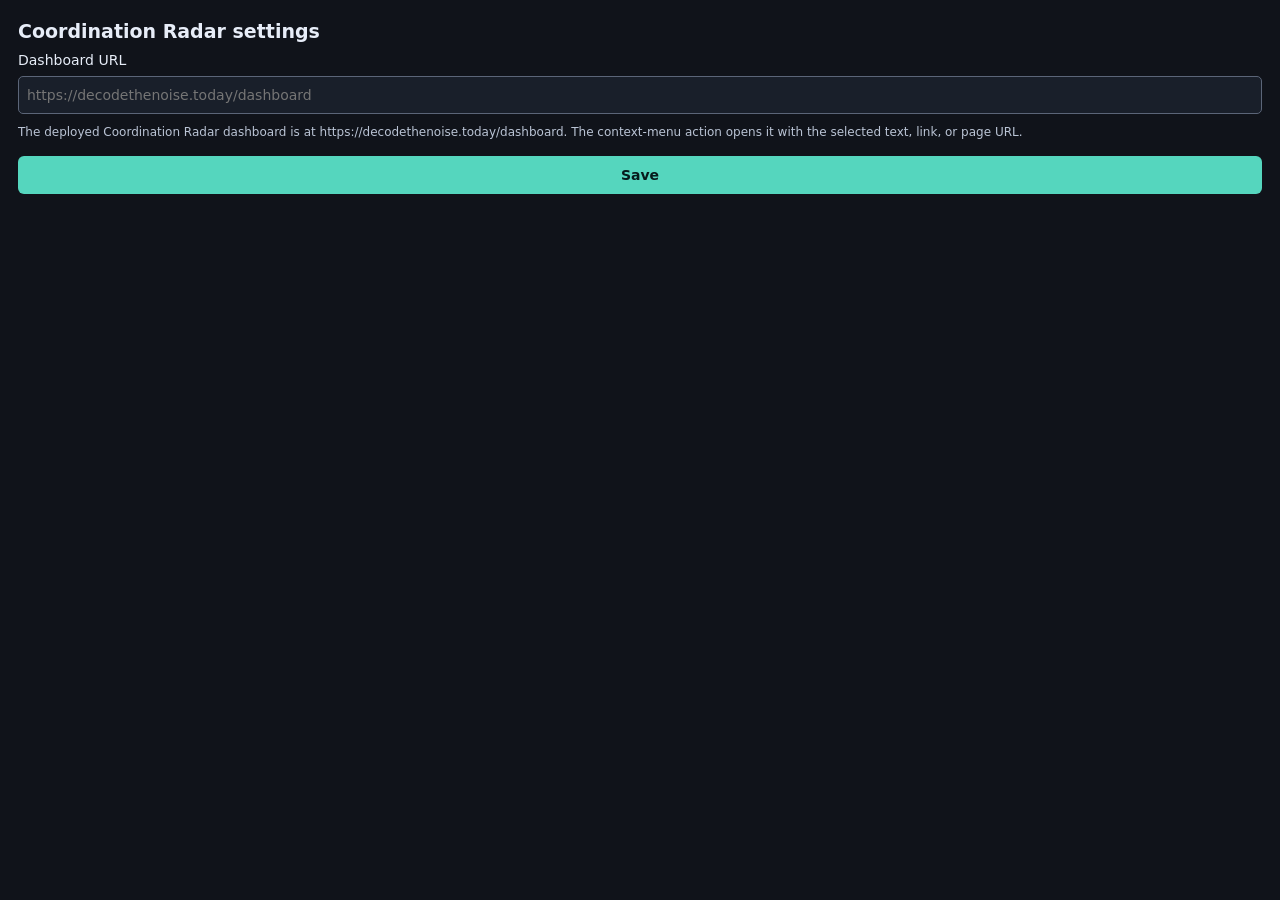
<file: chrome-extension/options.html>
<!doctype html>
<html lang="en">
  <head>
    <meta charset="utf-8">
    <meta name="viewport" content="width=device-width, initial-scale=1">
    <title>Coordination Radar settings</title>
    <link rel="stylesheet" href="styles.css">
  </head>
  <body>
    <main>
      <h1>Coordination Radar settings</h1>
      <label for="dashboard-url">Dashboard URL</label>
      <input id="dashboard-url" type="url" placeholder="https://decodethenoise.today/dashboard">
      <p class="status">The deployed Coordination Radar dashboard is at https://decodethenoise.today/dashboard. The context-menu action opens it with the selected text, link, or page URL.</p>
      <button id="save" class="primary">Save</button>
      <p id="saved" class="status" aria-live="polite"></p>
    </main>
    <script type="module" src="options.js"></script>
  </body>
</html>
</file>
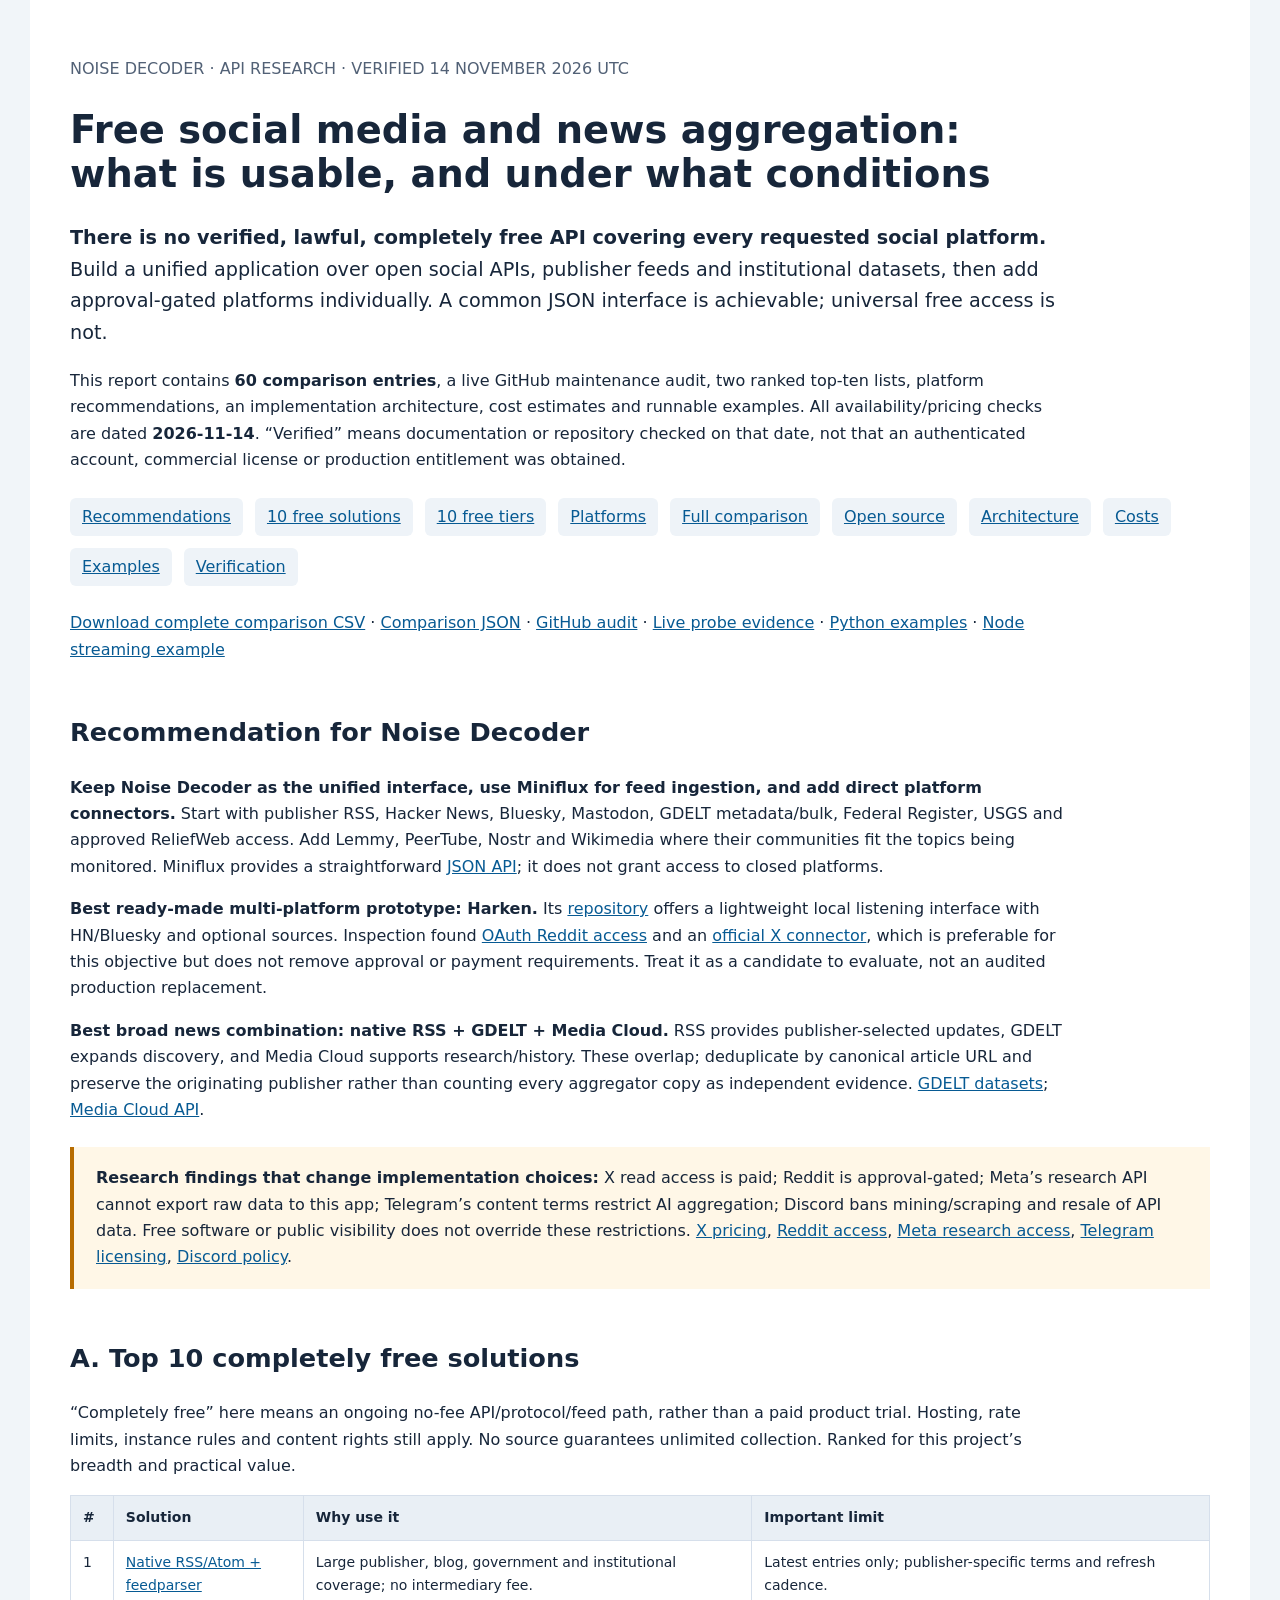
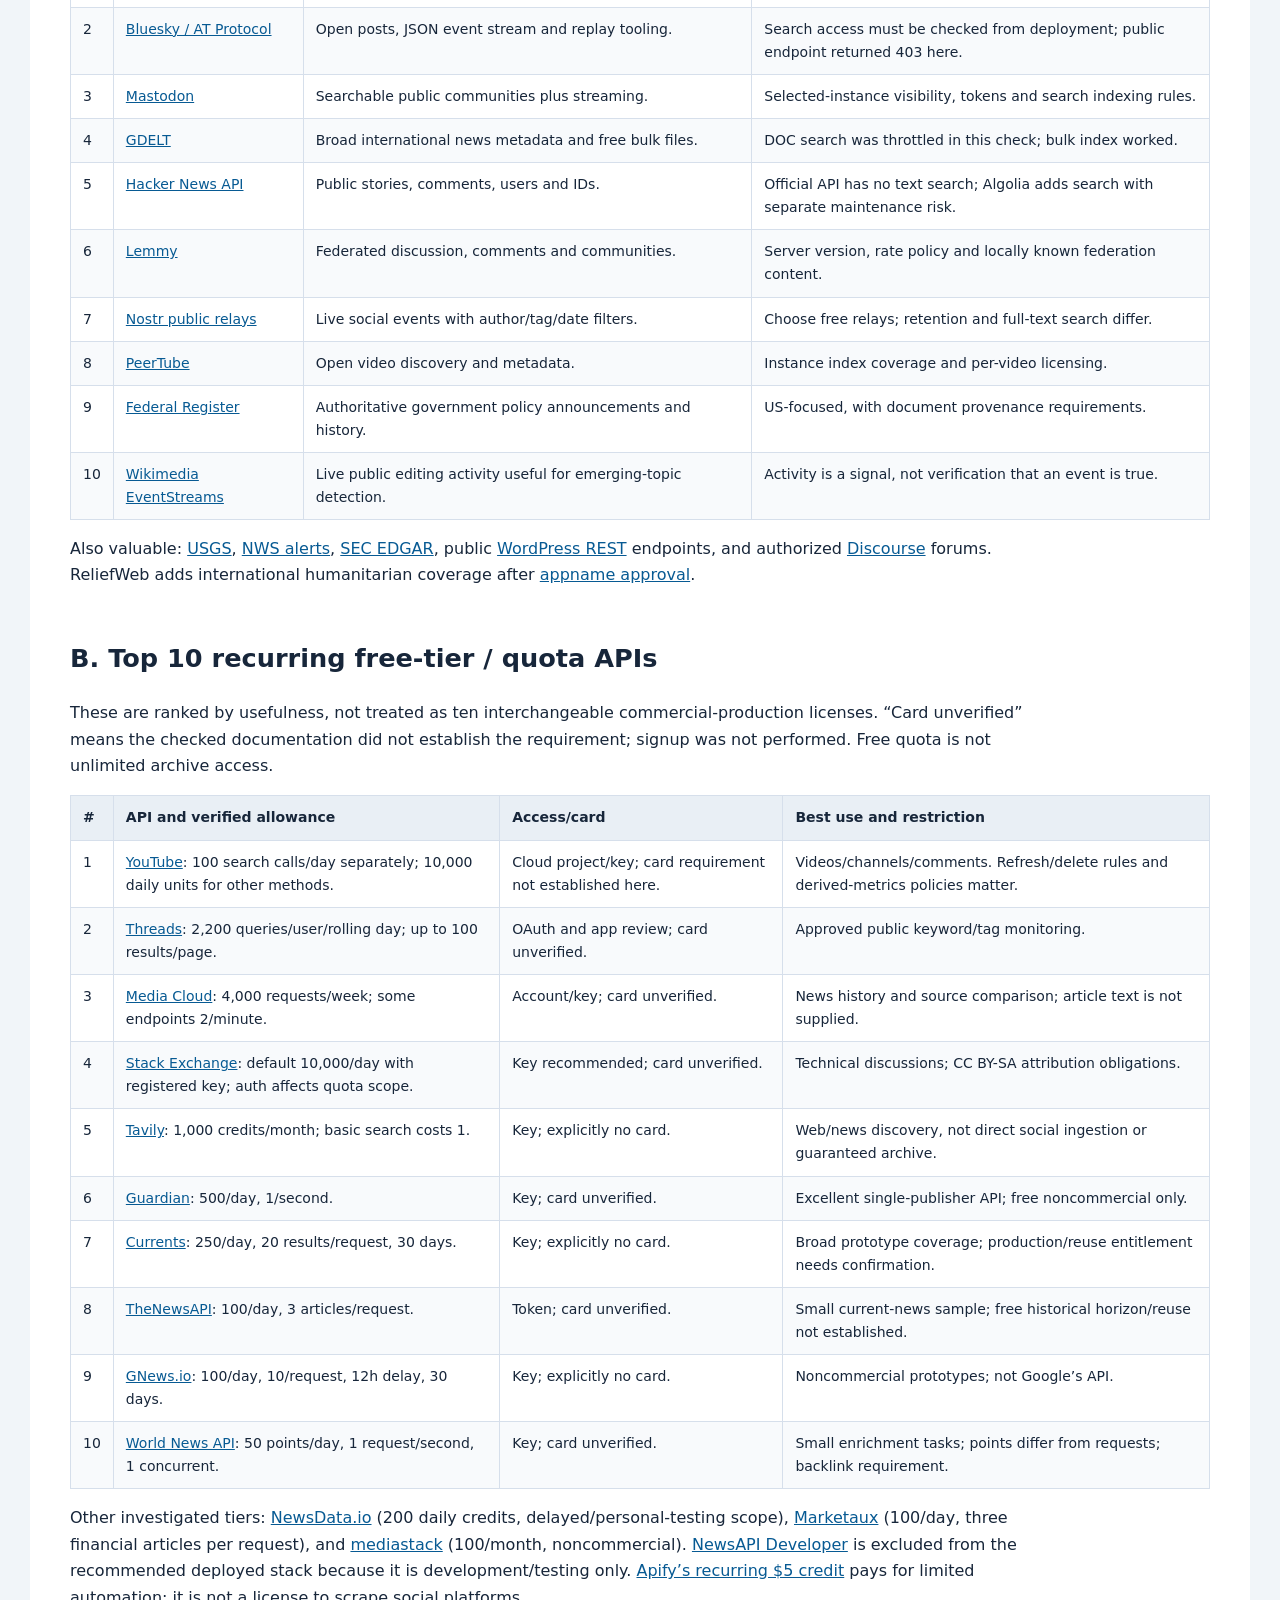
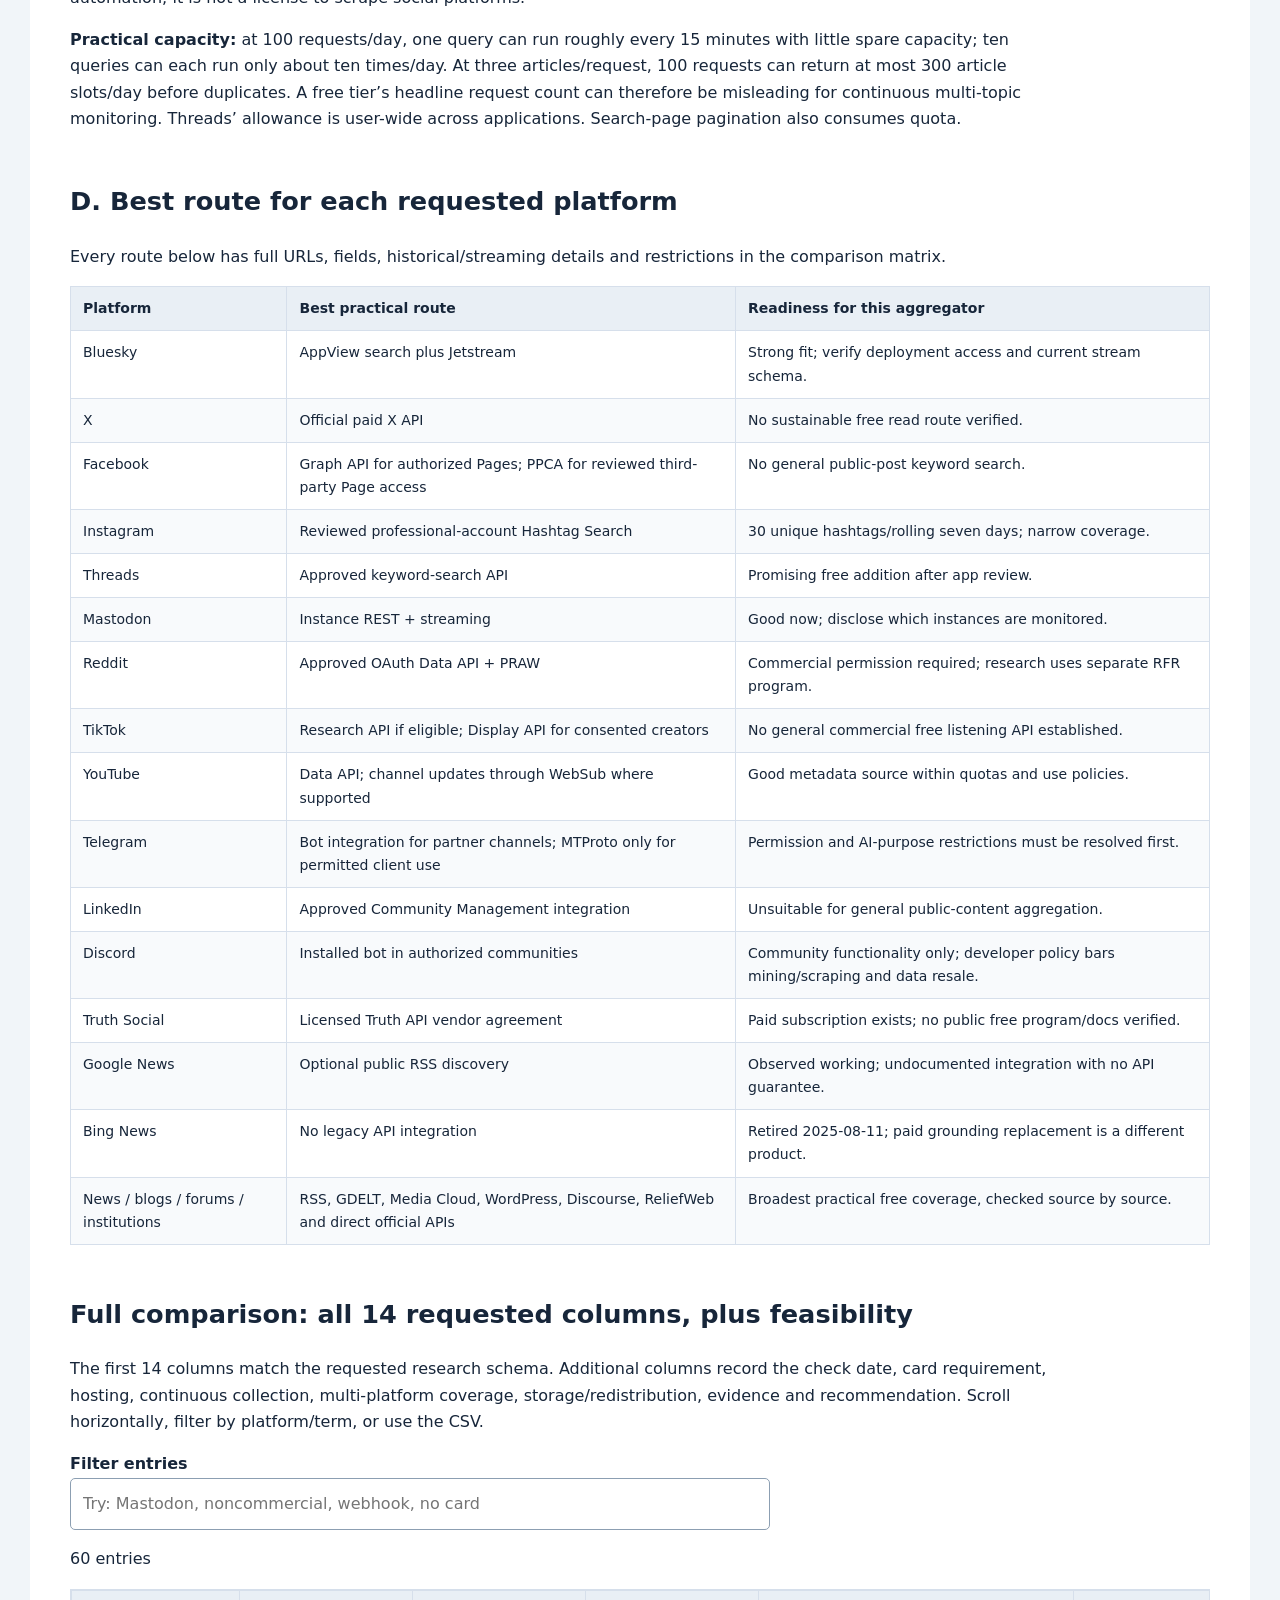
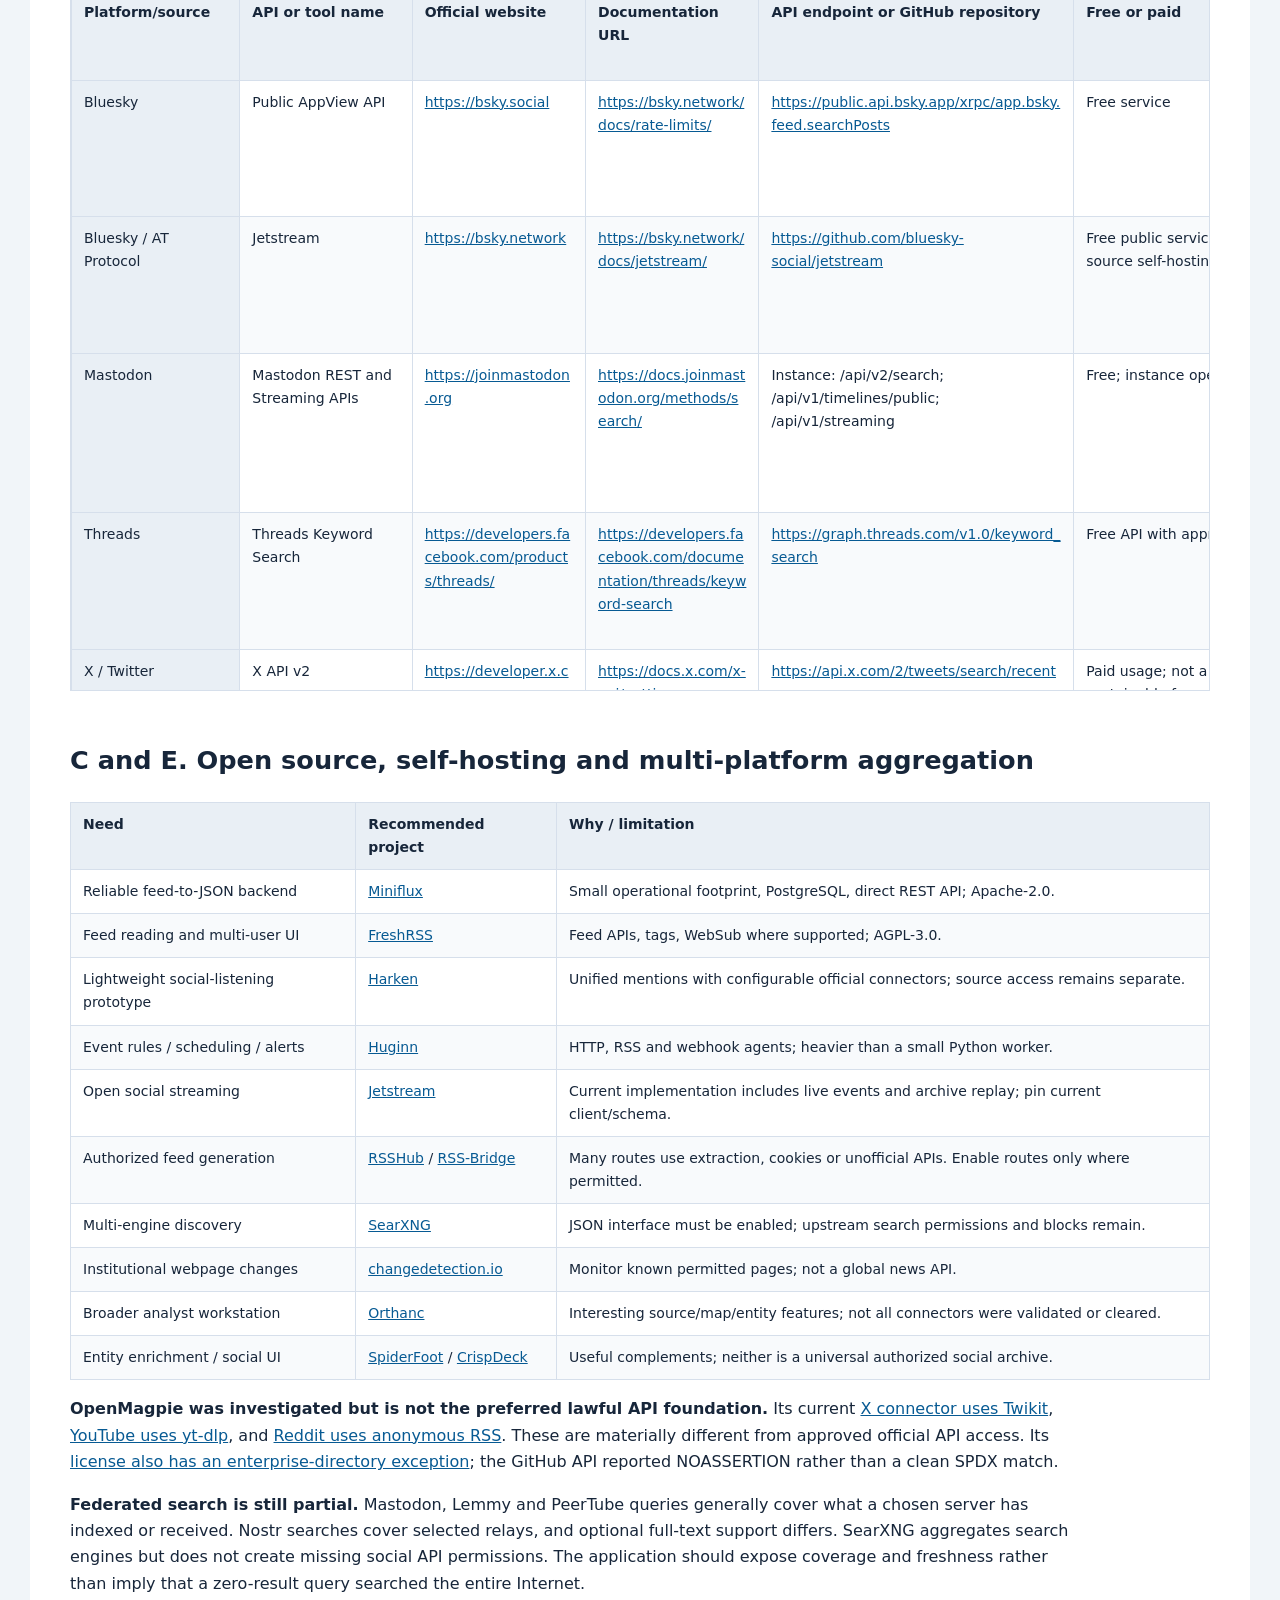
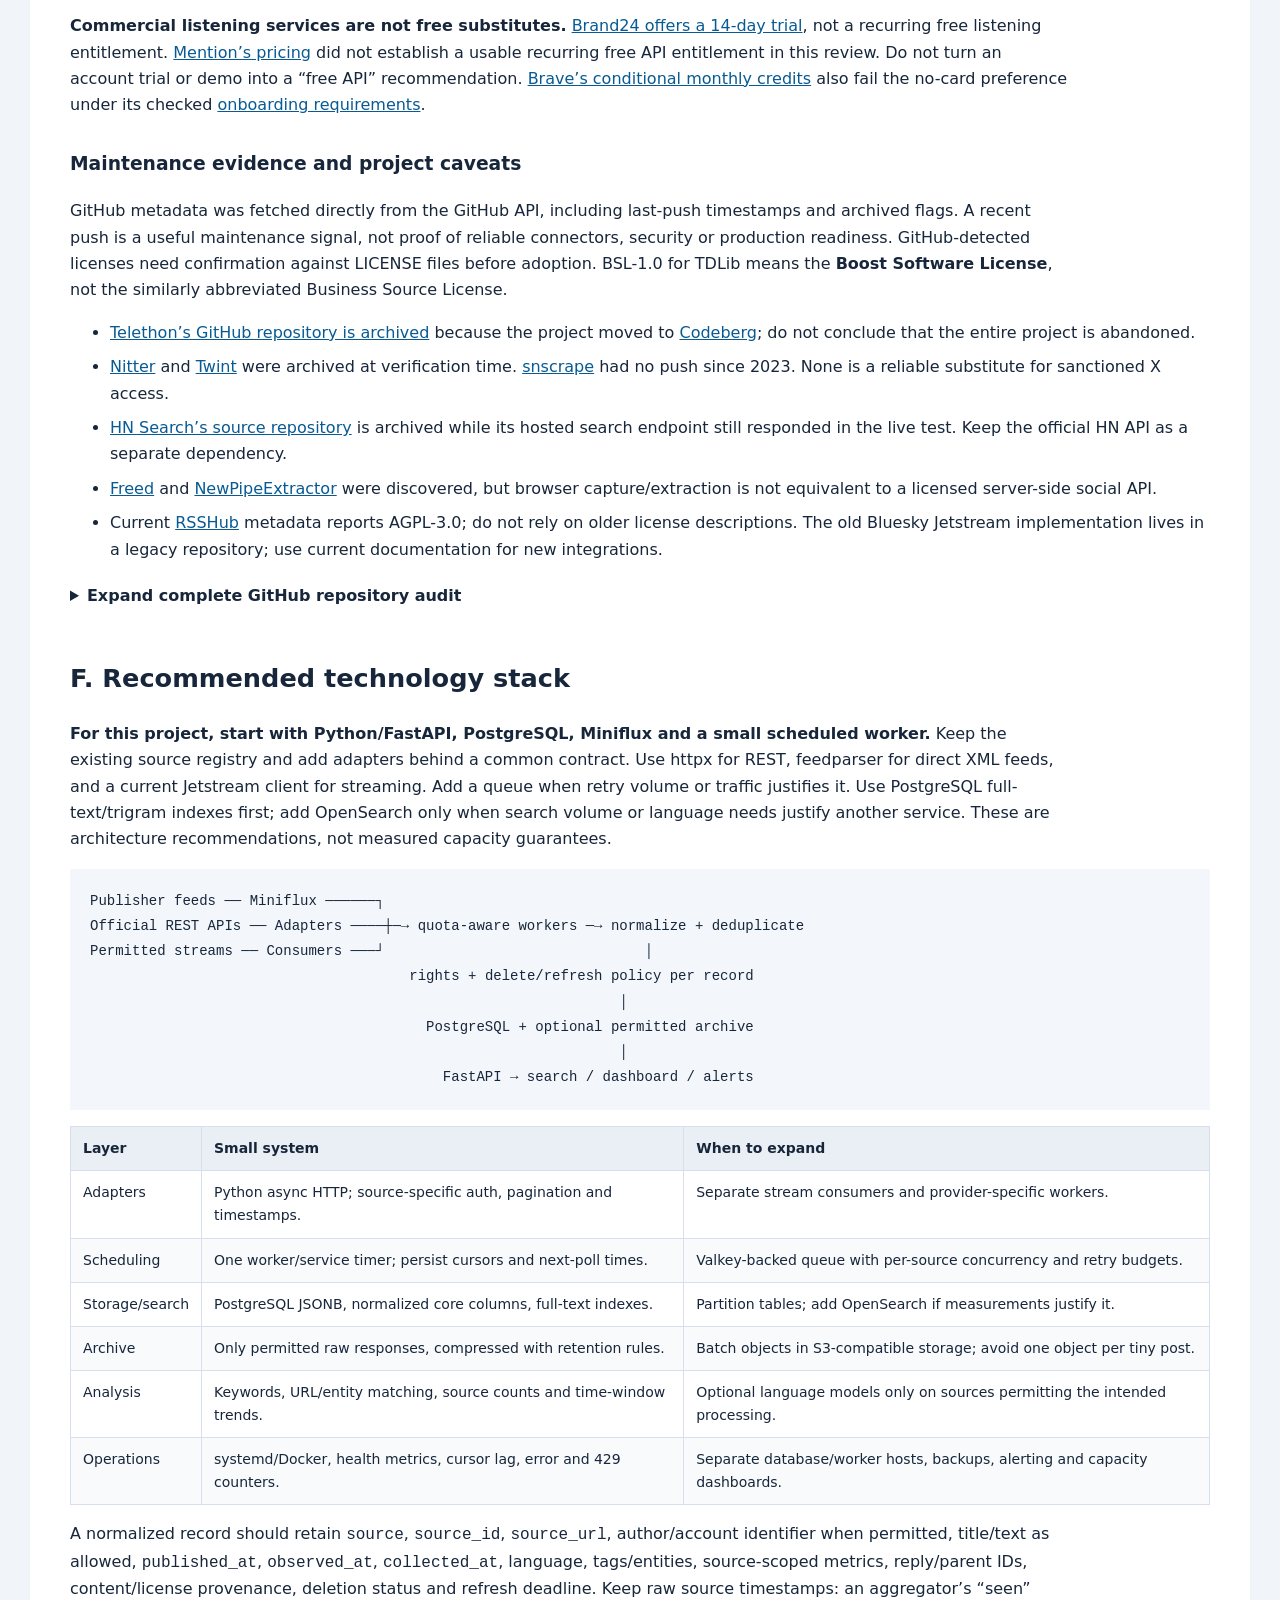
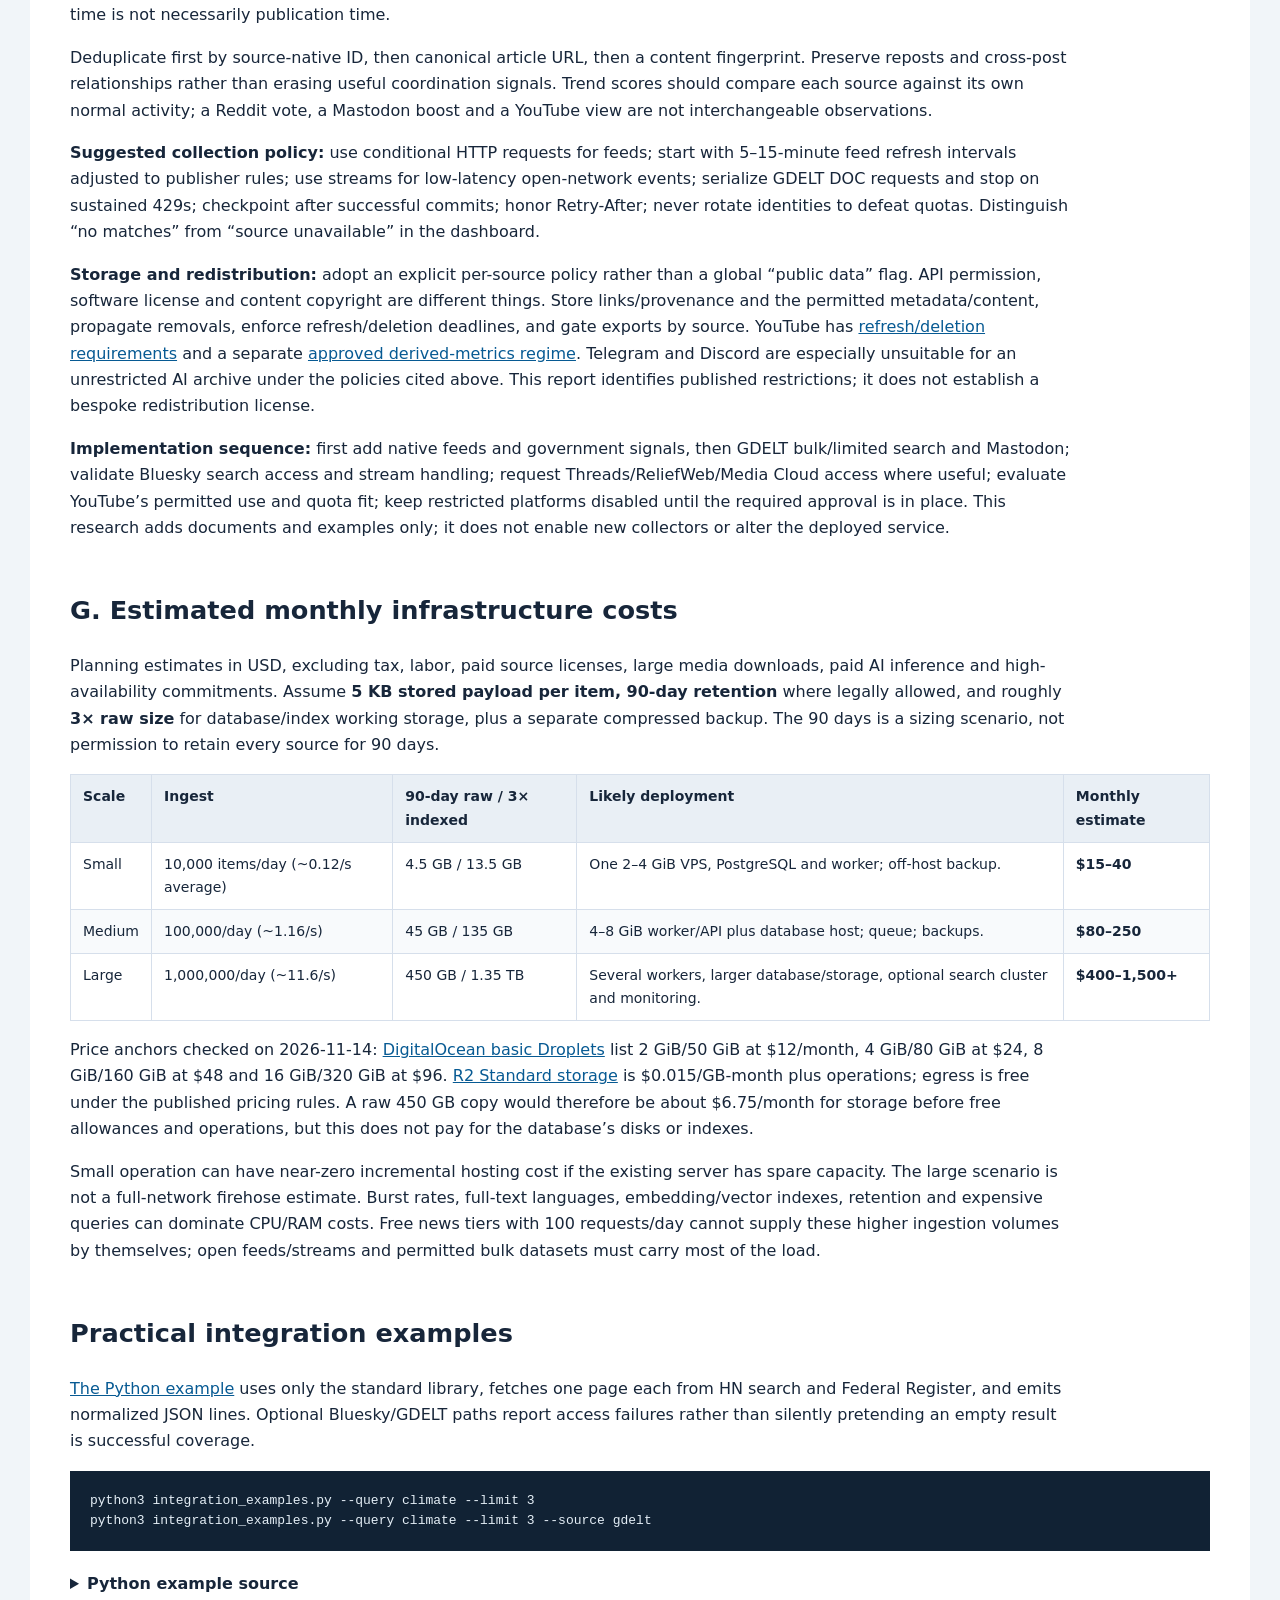
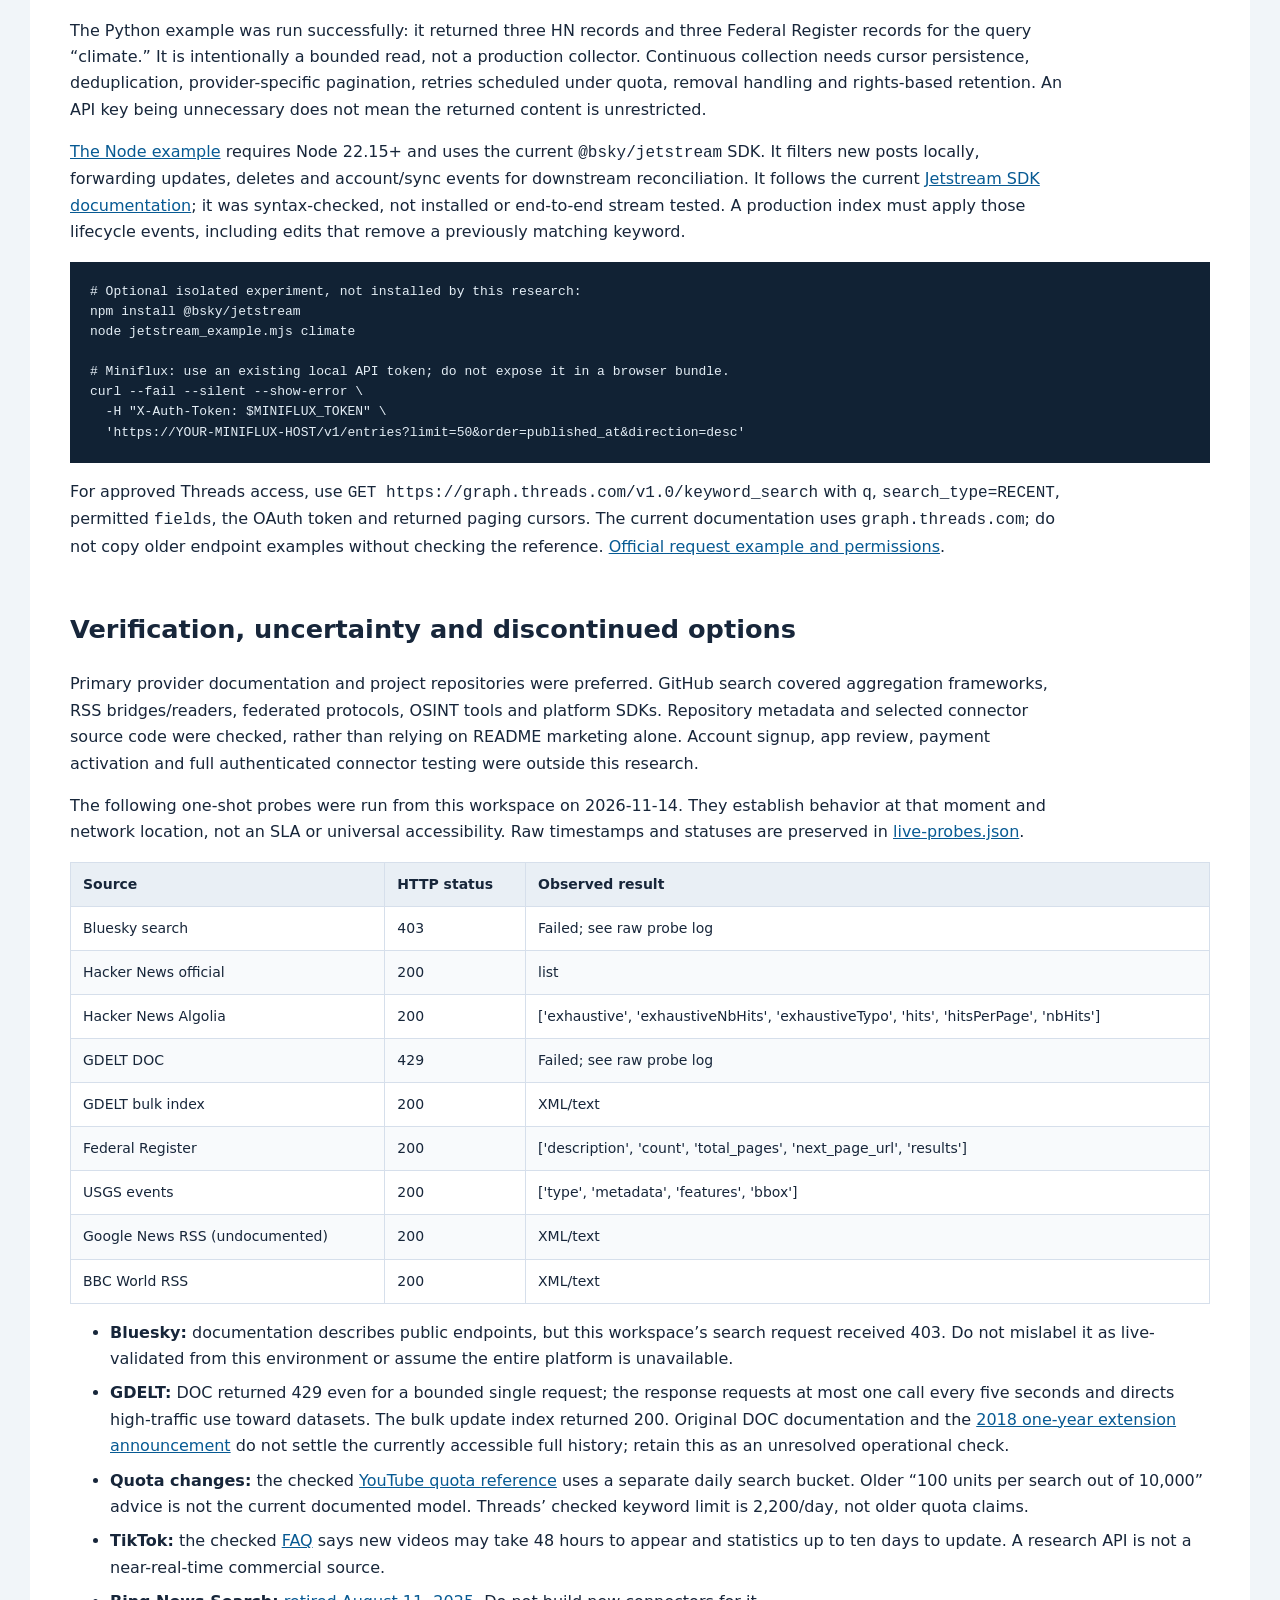
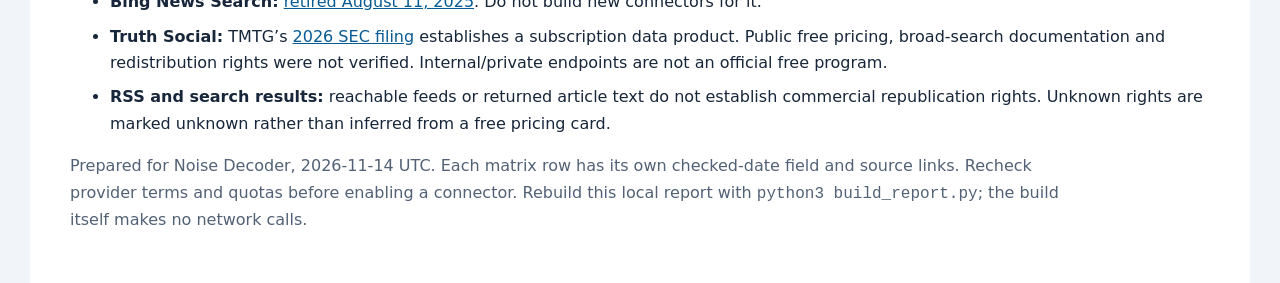
<file: docs/research-2026-11-14/report.html>
<!doctype html>
<html lang="en">
<head>
<meta charset="utf-8">
<meta name="viewport" content="width=device-width, initial-scale=1">
<title>Free social and news APIs — Noise Decoder research — 14 November 2026</title>
<style>
:root{color-scheme:light;--ink:#17263a;--muted:#526176;--line:#d6dfeb;--accent:#17675e;--paper:#fff;--bg:#f1f5f9}
*{box-sizing:border-box}body{margin:0;background:var(--bg);color:var(--ink);font:16px/1.65 system-ui,sans-serif}main{max-width:1220px;margin:0 auto;background:var(--paper);padding:40px}h1{font-size:2.4rem;line-height:1.15;max-width:950px}h2{margin-top:48px;font-size:1.6rem}h3{margin-top:30px}a{color:#075a93;overflow-wrap:anywhere}p{max-width:1000px}.meta{color:var(--muted)}.lead{font-size:1.2rem}.callout{padding:18px 22px;background:#edf7f4;border-left:4px solid var(--accent);margin:24px 0}.warning{background:#fff7e7;border-color:#b76c00}nav{display:flex;gap:12px;flex-wrap:wrap;margin:24px 0}nav a{padding:6px 12px;background:#eef3f8;border-radius:6px}table{border-collapse:collapse;width:100%;font-size:14px;margin:16px 0}th,td{border:1px solid var(--line);padding:10px 12px;text-align:left;vertical-align:top}th{background:#e9eff5}tbody tr:nth-child(even){background:#f8fafc}.scroll{overflow:auto;border:1px solid var(--line);max-height:78vh}.scroll table{margin:0}#matrix{min-width:4400px}#matrix th{position:sticky;top:0;z-index:1}#matrix th:first-child,#matrix td:first-child{position:sticky;left:0;background:#e9eff5;min-width:160px}#matrix th:first-child{z-index:2}#matrix td{min-width:160px;max-width:340px}input{padding:12px;font:inherit;width:min(700px,100%);border:1px solid #8c9fb2;border-radius:5px}pre{background:#112234;color:#e4eef6;padding:20px;overflow:auto;font-size:13px;line-height:1.55}code{font-family:ui-monospace,monospace}small{color:var(--muted)}li{margin:8px 0}.status{font-weight:600;color:var(--accent)}.diagram{background:#f3f7fb;padding:20px;white-space:pre-wrap;font:14px/1.8 ui-monospace,monospace}details{margin:20px 0}summary{cursor:pointer;font-weight:600}@media(max-width:700px){main{padding:20px}h1{font-size:1.8rem}table{font-size:12px}th,td{padding:7px}}@media print{nav,input,.filter-note{display:none}.scroll{max-height:none;overflow:visible}#matrix{min-width:0;font-size:7px}#matrix td,#matrix th{position:static;min-width:0;padding:3px}main{padding:0}a{color:inherit}details{display:block}}
</style>
</head>
<body><main>
<p class="meta">NOISE DECODER · API RESEARCH · VERIFIED 14 NOVEMBER 2026 UTC</p>
<h1>Free social media and news aggregation: what is usable, and under what conditions</h1>
<p class="lead"><strong>There is no verified, lawful, completely free API covering every requested social platform.</strong> Build a unified application over open social APIs, publisher feeds and institutional datasets, then add approval-gated platforms individually. A common JSON interface is achievable; universal free access is not.</p>
<p>This report contains <strong>60 comparison entries</strong>, a live GitHub maintenance audit, two ranked top-ten lists, platform recommendations, an implementation architecture, cost estimates and runnable examples. All availability/pricing checks are dated <strong>2026-11-14</strong>. “Verified” means documentation or repository checked on that date, not that an authenticated account, commercial license or production entitlement was obtained.</p>
<nav aria-label="Report navigation"><a href="#recommendations">Recommendations</a><a href="#free">10 free solutions</a><a href="#tiers">10 free tiers</a><a href="#platforms">Platforms</a><a href="#matrix-section">Full comparison</a><a href="#opensource">Open source</a><a href="#architecture">Architecture</a><a href="#costs">Costs</a><a href="#examples">Examples</a><a href="#verification">Verification</a></nav>
<p><a href="comparison.csv" download>Download complete comparison CSV</a> · <a href="comparison.json" download>Comparison JSON</a> · <a href="github-audit.json" download>GitHub audit</a> · <a href="live-probes.json" download>Live probe evidence</a> · <a href="integration_examples.py" download>Python examples</a> · <a href="jetstream_example.mjs" download>Node streaming example</a></p>

<h2 id="recommendations">Recommendation for Noise Decoder</h2>
<p><strong>Keep Noise Decoder as the unified interface, use Miniflux for feed ingestion, and add direct platform connectors.</strong> Start with publisher RSS, Hacker News, Bluesky, Mastodon, GDELT metadata/bulk, Federal Register, USGS and approved ReliefWeb access. Add Lemmy, PeerTube, Nostr and Wikimedia where their communities fit the topics being monitored. Miniflux provides a straightforward <a href="https://miniflux.app/docs/api.html">JSON API</a>; it does not grant access to closed platforms.</p>
<p><strong>Best ready-made multi-platform prototype: Harken.</strong> Its <a href="https://github.com/VladUZH/harken">repository</a> offers a lightweight local listening interface with HN/Bluesky and optional sources. Inspection found <a href="https://github.com/VladUZH/harken/blob/main/src/harken/sources/reddit.py">OAuth Reddit access</a> and an <a href="https://github.com/VladUZH/harken/blob/main/src/harken/sources/x.py">official X connector</a>, which is preferable for this objective but does not remove approval or payment requirements. Treat it as a candidate to evaluate, not an audited production replacement.</p>
<p><strong>Best broad news combination: native RSS + GDELT + Media Cloud.</strong> RSS provides publisher-selected updates, GDELT expands discovery, and Media Cloud supports research/history. These overlap; deduplicate by canonical article URL and preserve the originating publisher rather than counting every aggregator copy as independent evidence. <a href="https://www.gdeltproject.org/data.html">GDELT datasets</a>; <a href="https://www.mediacloud.org/documentation/search-api-guide">Media Cloud API</a>.</p>
<div class="callout warning"><strong>Research findings that change implementation choices:</strong> X read access is paid; Reddit is approval-gated; Meta’s research API cannot export raw data to this app; Telegram’s content terms restrict AI aggregation; Discord bans mining/scraping and resale of API data. Free software or public visibility does not override these restrictions. <a href="https://docs.x.com/x-api/getting-started/pricing">X pricing</a>, <a href="https://support.reddithelp.com/hc/en-us/articles/14945211791892-Developer-Platform-Accessing-Reddit-Data">Reddit access</a>, <a href="https://developers.facebook.com/docs/content-library-and-api/content-library-api/overview">Meta research access</a>, <a href="https://telegram.org/tos/content-licensing">Telegram licensing</a>, <a href="https://support-dev.discord.com/hc/en-us/articles/8563934450327-Discord-Developer-Policy">Discord policy</a>.</div>

<h2 id="free">A. Top 10 completely free solutions</h2>
<p>“Completely free” here means an ongoing no-fee API/protocol/feed path, rather than a paid product trial. Hosting, rate limits, instance rules and content rights still apply. No source guarantees unlimited collection. Ranked for this project’s breadth and practical value.</p>
<table><thead><tr><th>#</th><th>Solution</th><th>Why use it</th><th>Important limit</th></tr></thead><tbody>
<tr><td>1</td><td><a href="https://feedparser.readthedocs.io/en/latest/">Native RSS/Atom + feedparser</a></td><td>Large publisher, blog, government and institutional coverage; no intermediary fee.</td><td>Latest entries only; publisher-specific terms and refresh cadence.</td></tr>
<tr><td>2</td><td><a href="https://bsky.network/docs/jetstream/">Bluesky / AT Protocol</a></td><td>Open posts, JSON event stream and replay tooling.</td><td>Search access must be checked from deployment; public endpoint returned 403 here.</td></tr>
<tr><td>3</td><td><a href="https://docs.joinmastodon.org/api/">Mastodon</a></td><td>Searchable public communities plus streaming.</td><td>Selected-instance visibility, tokens and search indexing rules.</td></tr>
<tr><td>4</td><td><a href="https://www.gdeltproject.org/data.html">GDELT</a></td><td>Broad international news metadata and free bulk files.</td><td>DOC search was throttled in this check; bulk index worked.</td></tr>
<tr><td>5</td><td><a href="https://github.com/HackerNews/API">Hacker News API</a></td><td>Public stories, comments, users and IDs.</td><td>Official API has no text search; Algolia adds search with separate maintenance risk.</td></tr>
<tr><td>6</td><td><a href="https://join-lemmy.org/docs/contributors/04-api.html">Lemmy</a></td><td>Federated discussion, comments and communities.</td><td>Server version, rate policy and locally known federation content.</td></tr>
<tr><td>7</td><td><a href="https://github.com/nostr-protocol/nips">Nostr public relays</a></td><td>Live social events with author/tag/date filters.</td><td>Choose free relays; retention and full-text search differ.</td></tr>
<tr><td>8</td><td><a href="https://docs.joinpeertube.org/api-rest-reference/api.html">PeerTube</a></td><td>Open video discovery and metadata.</td><td>Instance index coverage and per-video licensing.</td></tr>
<tr><td>9</td><td><a href="https://www.federalregister.gov/developers/documentation/api/v1">Federal Register</a></td><td>Authoritative government policy announcements and history.</td><td>US-focused, with document provenance requirements.</td></tr>
<tr><td>10</td><td><a href="https://wikitech.wikimedia.org/wiki/Event_Platform/EventStreams">Wikimedia EventStreams</a></td><td>Live public editing activity useful for emerging-topic detection.</td><td>Activity is a signal, not verification that an event is true.</td></tr>
</tbody></table>
<p>Also valuable: <a href="https://earthquake.usgs.gov/fdsnws/event/1/">USGS</a>, <a href="https://www.weather.gov/documentation/services-web-api">NWS alerts</a>, <a href="https://www.sec.gov/search-filings/edgar-application-programming-interfaces">SEC EDGAR</a>, public <a href="https://developer.wordpress.org/rest-api/reference/posts/">WordPress REST</a> endpoints, and authorized <a href="https://docs.discourse.org/">Discourse</a> forums. ReliefWeb adds international humanitarian coverage after <a href="https://apidoc.reliefweb.int/">appname approval</a>.</p>

<h2 id="tiers">B. Top 10 recurring free-tier / quota APIs</h2>
<p>These are ranked by usefulness, not treated as ten interchangeable commercial-production licenses. “Card unverified” means the checked documentation did not establish the requirement; signup was not performed. Free quota is not unlimited archive access.</p>
<table><thead><tr><th>#</th><th>API and verified allowance</th><th>Access/card</th><th>Best use and restriction</th></tr></thead><tbody>
<tr><td>1</td><td><a href="https://developers.google.com/youtube/data/determine_quota_cost">YouTube</a>: 100 search calls/day separately; 10,000 daily units for other methods.</td><td>Cloud project/key; card requirement not established here.</td><td>Videos/channels/comments. Refresh/delete rules and derived-metrics policies matter.</td></tr>
<tr><td>2</td><td><a href="https://developers.facebook.com/documentation/threads/keyword-search">Threads</a>: 2,200 queries/user/rolling day; up to 100 results/page.</td><td>OAuth and app review; card unverified.</td><td>Approved public keyword/tag monitoring.</td></tr>
<tr><td>3</td><td><a href="https://www.mediacloud.org/documentation/faqs">Media Cloud</a>: 4,000 requests/week; some endpoints 2/minute.</td><td>Account/key; card unverified.</td><td>News history and source comparison; article text is not supplied.</td></tr>
<tr><td>4</td><td><a href="https://api.stackexchange.com/docs/throttle">Stack Exchange</a>: default 10,000/day with registered key; auth affects quota scope.</td><td>Key recommended; card unverified.</td><td>Technical discussions; CC BY-SA attribution obligations.</td></tr>
<tr><td>5</td><td><a href="https://docs.tavily.com/documentation/api-credits">Tavily</a>: 1,000 credits/month; basic search costs 1.</td><td>Key; explicitly no card.</td><td>Web/news discovery, not direct social ingestion or guaranteed archive.</td></tr>
<tr><td>6</td><td><a href="https://open-platform.theguardian.com/access/">Guardian</a>: 500/day, 1/second.</td><td>Key; card unverified.</td><td>Excellent single-publisher API; free noncommercial only.</td></tr>
<tr><td>7</td><td><a href="https://currentsapi.services/en/product/price">Currents</a>: 250/day, 20 results/request, 30 days.</td><td>Key; explicitly no card.</td><td>Broad prototype coverage; production/reuse entitlement needs confirmation.</td></tr>
<tr><td>8</td><td><a href="https://www.thenewsapi.com/pricing">TheNewsAPI</a>: 100/day, 3 articles/request.</td><td>Token; card unverified.</td><td>Small current-news sample; free historical horizon/reuse not established.</td></tr>
<tr><td>9</td><td><a href="https://gnews.io/pricing">GNews.io</a>: 100/day, 10/request, 12h delay, 30 days.</td><td>Key; explicitly no card.</td><td>Noncommercial prototypes; not Google’s API.</td></tr>
<tr><td>10</td><td><a href="https://worldnewsapi.com/pricing/">World News API</a>: 50 points/day, 1 request/second, 1 concurrent.</td><td>Key; card unverified.</td><td>Small enrichment tasks; points differ from requests; backlink requirement.</td></tr>
</tbody></table>
<p>Other investigated tiers: <a href="https://newsdata.io/pricing">NewsData.io</a> (200 daily credits, delayed/personal-testing scope), <a href="https://www.marketaux.com/pricing">Marketaux</a> (100/day, three financial articles per request), and <a href="https://mediastack.com/pricing">mediastack</a> (100/month, noncommercial). <a href="https://newsapi.org/pricing">NewsAPI Developer</a> is excluded from the recommended deployed stack because it is development/testing only. <a href="https://apify.com/pricing">Apify’s recurring $5 credit</a> pays for limited automation; it is not a license to scrape social platforms.</p>
<p><strong>Practical capacity:</strong> at 100 requests/day, one query can run roughly every 15 minutes with little spare capacity; ten queries can each run only about ten times/day. At three articles/request, 100 requests can return at most 300 article slots/day before duplicates. A free tier’s headline request count can therefore be misleading for continuous multi-topic monitoring. Threads’ allowance is user-wide across applications. Search-page pagination also consumes quota.</p>

<h2 id="platforms">D. Best route for each requested platform</h2>
<p>Every route below has full URLs, fields, historical/streaming details and restrictions in the comparison matrix.</p>
<table><thead><tr><th>Platform</th><th>Best practical route</th><th>Readiness for this aggregator</th></tr></thead><tbody>
<tr><td>Bluesky</td><td>AppView search plus Jetstream</td><td>Strong fit; verify deployment access and current stream schema.</td></tr>
<tr><td>X</td><td>Official paid X API</td><td>No sustainable free read route verified.</td></tr>
<tr><td>Facebook</td><td>Graph API for authorized Pages; PPCA for reviewed third-party Page access</td><td>No general public-post keyword search.</td></tr>
<tr><td>Instagram</td><td>Reviewed professional-account Hashtag Search</td><td>30 unique hashtags/rolling seven days; narrow coverage.</td></tr>
<tr><td>Threads</td><td>Approved keyword-search API</td><td>Promising free addition after app review.</td></tr>
<tr><td>Mastodon</td><td>Instance REST + streaming</td><td>Good now; disclose which instances are monitored.</td></tr>
<tr><td>Reddit</td><td>Approved OAuth Data API + PRAW</td><td>Commercial permission required; research uses separate RFR program.</td></tr>
<tr><td>TikTok</td><td>Research API if eligible; Display API for consented creators</td><td>No general commercial free listening API established.</td></tr>
<tr><td>YouTube</td><td>Data API; channel updates through WebSub where supported</td><td>Good metadata source within quotas and use policies.</td></tr>
<tr><td>Telegram</td><td>Bot integration for partner channels; MTProto only for permitted client use</td><td>Permission and AI-purpose restrictions must be resolved first.</td></tr>
<tr><td>LinkedIn</td><td>Approved Community Management integration</td><td>Unsuitable for general public-content aggregation.</td></tr>
<tr><td>Discord</td><td>Installed bot in authorized communities</td><td>Community functionality only; developer policy bars mining/scraping and data resale.</td></tr>
<tr><td>Truth Social</td><td>Licensed Truth API vendor agreement</td><td>Paid subscription exists; no public free program/docs verified.</td></tr>
<tr><td>Google News</td><td>Optional public RSS discovery</td><td>Observed working; undocumented integration with no API guarantee.</td></tr>
<tr><td>Bing News</td><td>No legacy API integration</td><td>Retired 2025-08-11; paid grounding replacement is a different product.</td></tr>
<tr><td>News / blogs / forums / institutions</td><td>RSS, GDELT, Media Cloud, WordPress, Discourse, ReliefWeb and direct official APIs</td><td>Broadest practical free coverage, checked source by source.</td></tr>
</tbody></table>

<h2 id="matrix-section">Full comparison: all 14 requested columns, plus feasibility</h2>
<p>The first 14 columns match the requested research schema. Additional columns record the check date, card requirement, hosting, continuous collection, multi-platform coverage, storage/redistribution, evidence and recommendation. Scroll horizontally, filter by platform/term, or use the CSV.</p>
<label for="filter"><strong>Filter entries</strong></label><br><input id="filter" type="search" placeholder="Try: Mastodon, noncommercial, webhook, no card" autocomplete="off">
<p class="filter-note" id="count" aria-live="polite">60 entries</p>
<div class="scroll" tabindex="0" aria-label="Scrollable API comparison"><table id="matrix"><thead><tr><th>Platform/source</th><th>API or tool name</th><th>Official website</th><th>Documentation URL</th><th>API endpoint or GitHub repository</th><th>Free or paid</th><th>Free-tier limitations and quotas</th><th>Authentication requirements</th><th>Real-time streaming availability</th><th>Historical search availability</th><th>Search functionality</th><th>Data fields returned</th><th>Commercial-use restrictions</th><th>Ease of integration</th><th>Availability/pricing checked UTC</th><th>Credit card requirement</th><th>Self-hosted server required</th><th>Continuous collection feasibility</th><th>Multi-platform coverage</th><th>Storage and redistribution</th><th>Additional evidence URLs</th><th>Recommendation</th></tr></thead><tbody><tr id="source-1"><td>Bluesky</td><td>Public AppView API</td><td><a href="https://bsky.social">https://bsky.social</a></td><td><a href="https://bsky.network/docs/rate-limits/">https://bsky.network/docs/rate-limits/</a></td><td><a href="https://public.api.bsky.app/xrpc/app.bsky.feed.searchPosts">https://public.api.bsky.app/xrpc/app.bsky.feed.searchPosts</a></td><td>Free service</td><td>Generous public limits; no numeric AppView guarantee. Workspace probe: HTTP 403.</td><td>Many public reads need no token; endpoint/host restrictions can apply</td><td>Use Jetstream separately</td><td>Indexed posts; no complete-archive guarantee</td><td>Keyword, author, tag, language, since/until, cursor</td><td>URI, CID, text, author, timestamps, reply/repost/like counts, embeds</td><td>Public access does not license all user content; follow developer guidelines</td><td>Easy REST/JSON</td><td>2026-11-14</td><td>None for public reads</td><td>No; run your collector anywhere</td><td>Yes, subject to quota and permission</td><td>No</td><td>Source content remains subject to copyright and platform terms; no blanket redistribution grant.</td><td><a href="https://bsky.network/docs/developer-guidelines/">https://bsky.network/docs/developer-guidelines/</a></td><td>Core source; resolve search access from deployment environment</td></tr><tr id="source-2"><td>Bluesky / AT Protocol</td><td>Jetstream</td><td><a href="https://bsky.network">https://bsky.network</a></td><td><a href="https://bsky.network/docs/jetstream/">https://bsky.network/docs/jetstream/</a></td><td><a href="https://github.com/bluesky-social/jetstream">https://github.com/bluesky-social/jetstream</a></td><td>Free public service; open-source self-hosting</td><td>Public infrastructure has no SLA; replay availability depends on archive/server</td><td>Public stream: no API key documented</td><td>Yes: JSON WebSocket, webhook forwarding tooling</td><td>Replay and snapshots in current implementation; verify desired archive coverage</td><td>Collections/accounts/event kinds; apply keyword matching locally</td><td>DID, sequence, time, operation, collection, record key, record payload</td><td>Software license does not grant rights to user posts</td><td>Moderate; persist sequence and handle deletes</td><td>2026-11-14</td><td>None for public service</td><td>Optional</td><td>Yes, subject to quota and permission</td><td>AT Protocol applications, not closed social platforms</td><td>Source content remains subject to copyright and platform terms; no blanket redistribution grant.</td><td>See documentation URL in this row</td><td>Best open social streaming foundation</td></tr><tr id="source-3"><td>Mastodon</td><td>Mastodon REST and Streaming APIs</td><td><a href="https://joinmastodon.org">https://joinmastodon.org</a></td><td><a href="https://docs.joinmastodon.org/methods/search/">https://docs.joinmastodon.org/methods/search/</a></td><td>Instance: /api/v2/search; /api/v1/timelines/public; /api/v1/streaming</td><td>Free; instance operated</td><td>Default 300 requests/5 minutes per account AND IP; operators may vary limits</td><td>Some public REST reads anonymous; OAuth for full search/streaming</td><td>Yes: SSE/WebSocket; stream token required</td><td>Only content indexed/retained by chosen instance</td><td>Accounts, hashtags, permitted full-text; offsets and filters</td><td>Status HTML/text, account, time, media, tags, counts, URLs</td><td>Instance policies and author rights apply; search visibility can be opt-in</td><td>Easy REST; moderate federation coverage</td><td>2026-11-14</td><td>None for standard API</td><td>Optional</td><td>Yes, subject to quota and permission</td><td>No</td><td>Apply updates/deletes; instance access is not a license to republish all posts.</td><td><a href="https://docs.joinmastodon.org/api/rate-limits/">https://docs.joinmastodon.org/api/rate-limits/</a> | <a href="https://docs.joinmastodon.org/methods/streaming/">https://docs.joinmastodon.org/methods/streaming/</a></td><td>Core source; explicitly label instance coverage</td></tr><tr id="source-4"><td>Threads</td><td>Threads Keyword Search</td><td><a href="https://developers.facebook.com/products/threads/">https://developers.facebook.com/products/threads/</a></td><td><a href="https://developers.facebook.com/documentation/threads/keyword-search">https://developers.facebook.com/documentation/threads/keyword-search</a></td><td><a href="https://graph.threads.com/v1.0/keyword_search">https://graph.threads.com/v1.0/keyword_search</a></td><td>Free API with approval</td><td>2,200 queries/user/rolling 24 hours across apps; max 100 results/page; empty queries exempt</td><td>OAuth; threads_basic and approved threads_keyword_search</td><td>No general public firehose</td><td>since/until filters; no exhaustive archive promise</td><td>Keyword/tag; TOP/RECENT; media type; author_username; pagination</td><td>ID, text, username, permalink, timestamp, media type, reply flags; owner excluded</td><td>App review and Meta platform terms; unapproved search only searches own posts</td><td>Moderate; approval is main hurdle</td><td>2026-11-14</td><td>Not established by reviewed documentation; signup not tested</td><td>No; run your collector anywhere</td><td>Yes, subject to quota and permission</td><td>No</td><td>Source content remains subject to copyright and platform terms; no blanket redistribution grant.</td><td>See documentation URL in this row</td><td>Best additional mainstream social candidate after review</td></tr><tr id="source-5"><td>X / Twitter</td><td>X API v2</td><td><a href="https://developer.x.com">https://developer.x.com</a></td><td><a href="https://docs.x.com/x-api/getting-started/pricing">https://docs.x.com/x-api/getting-started/pricing</a></td><td><a href="https://api.x.com/2/tweets/search/recent">https://api.x.com/2/tweets/search/recent</a></td><td>Paid usage; not a sustainable free read API</td><td>Post reads $0.005/resource; promotional credits require qualifying purchase/card</td><td>Developer app and bearer/OAuth token; funded credits</td><td>Paid filtered stream available</td><td>Recent and full-archive products, subject to access and charges</td><td>Keywords, hashtags, users, dates, operators; pagination</td><td>Post ID/text/time, author expansions, metrics and requested fields</td><td>Developer agreement, redistribution/deletion obligations; commercial licensing applies</td><td>Easy REST; financially unsuitable for zero-cost scope</td><td>2026-11-14</td><td>Payment required for sustained reads</td><td>No; run your collector anywhere</td><td>Technically yes, paid</td><td>No</td><td>Source content remains subject to copyright and platform terms; no blanket redistribution grant.</td><td>See documentation URL in this row</td><td>Exclude from free ingestion budget</td></tr><tr id="source-6"><td>Facebook</td><td>Graph API Pages</td><td><a href="https://developers.facebook.com">https://developers.facebook.com</a></td><td><a href="https://developers.facebook.com/docs/graph-api/reference/page/feed/">https://developers.facebook.com/docs/graph-api/reference/page/feed/</a></td><td><a href="https://graph.facebook.com/{version}/{page-id}/feed">https://graph.facebook.com/{version}/{page-id}/feed</a></td><td>No general per-read price; restricted access</td><td>App/business-use-case limits; no universal free global-search quota</td><td>Page/app tokens and permissions; PPCA review for non-managed public Pages</td><td>Webhooks for authorized objects; no global stream</td><td>Accessible Page feed, subject to endpoint limits</td><td>Known Page feeds/comments; no arbitrary Facebook-wide post search</td><td>Post ID, message, time, permalink, permitted engagement/comments</td><td>Permissioned use only; not a public-social firehose</td><td>Moderate/high review burden</td><td>2026-11-14</td><td>Not established by reviewed documentation; signup not tested</td><td>No; run your collector anywhere</td><td>Yes, subject to quota and permission</td><td>No</td><td>Source content remains subject to copyright and platform terms; no blanket redistribution grant.</td><td><a href="https://developers.facebook.com/docs/graph-api/reference/page/">https://developers.facebook.com/docs/graph-api/reference/page/</a></td><td>Use only explicitly authorized Pages</td></tr><tr id="source-7"><td>Instagram</td><td>Instagram Platform Hashtag Search</td><td><a href="https://developers.facebook.com">https://developers.facebook.com</a></td><td><a href="https://developers.facebook.com/documentation/instagram-platform/instagram-api-with-facebook-login/hashtag-search">https://developers.facebook.com/documentation/instagram-platform/instagram-api-with-facebook-login/hashtag-search</a></td><td>Graph API: /ig_hashtag_search; /{hashtag-id}/recent_media; /top_media</td><td>Free API with review</td><td>30 unique hashtags per professional account per rolling 7 days; fetching media also counts</td><td>Business/Creator account, token, instagram_basic and Instagram Public Content Access approval</td><td>No public hashtag firehose</td><td>Recent/top media, not complete historical archive</td><td>Hashtags and own/authorized media; no unrestricted keyword search</td><td>Media ID, caption, permalink, media type and permitted media fields</td><td>Meta terms; Stories excluded; some media URLs withheld for rights/privacy</td><td>Moderate/high</td><td>2026-11-14</td><td>Not established by reviewed documentation; signup not tested</td><td>No; run your collector anywhere</td><td>Yes, subject to quota and permission</td><td>No</td><td>Source content remains subject to copyright and platform terms; no blanket redistribution grant.</td><td>See documentation URL in this row</td><td>Narrow reviewed hashtag monitoring only</td></tr><tr id="source-8"><td>Facebook / Instagram / Threads</td><td>Meta Content Library API</td><td><a href="https://transparency.meta.com/researchtools/meta-content-library/">https://transparency.meta.com/researchtools/meta-content-library/</a></td><td><a href="https://developers.facebook.com/docs/content-library-and-api/content-library-api/overview">https://developers.facebook.com/docs/content-library-and-api/content-library-api/overview</a></td><td>Secure research environment; no unrestricted public ingest endpoint</td><td>Free for approved researchers</td><td>Eligibility, research environment and project limits; no general startup entitlement</td><td>Approved researcher/institution and secure environment</td><td>Not an external public firehose</td><td>Historical public-content research within permitted coverage</td><td>Research search/filter/count tools</td><td>Covered public posts/comments and metadata in cleanroom</td><td>Restricted research purpose; API raw-data export/download prohibited</td><td>High; incompatible with normal external ingestion</td><td>2026-11-14</td><td>Not established by reviewed documentation; signup not tested</td><td>Approved secure environment required</td><td>Only within approved research environment</td><td>Yes, supported Meta datasets</td><td>Raw API data cannot be exported into Noise Decoder. UI download exceptions do not grant API export rights.</td><td><a href="https://developers.facebook.com/docs/content-library-and-api/support/faqs">https://developers.facebook.com/docs/content-library-and-api/support/faqs</a></td><td>Research-only alternative; not centralized app backend</td></tr><tr id="source-9"><td>Reddit</td><td>Reddit Data API / PRAW</td><td><a href="https://www.reddit.com/dev/api/">https://www.reddit.com/dev/api/</a></td><td><a href="https://support.reddithelp.com/hc/en-us/articles/16160319875092-Reddit-Data-API-Wiki">https://support.reddithelp.com/hc/en-us/articles/16160319875092-Reddit-Data-API-Wiki</a></td><td><a href="https://oauth.reddit.com/search">https://oauth.reddit.com/search</a> | <a href="https://github.com/praw-dev/praw">https://github.com/praw-dev/praw</a></td><td>Conditional free access; commercial contract may cost</td><td>Eligible approved free clients: 100 queries/minute per OAuth client; bulk export limited</td><td>Approval, registered OAuth client, descriptive User-Agent</td><td>Polling; PRAW stream helpers are not network firehoses</td><td>Search/listings constrained; no full historical comment archive</td><td>Subreddit, keyword, author, sort/time filters; after/before pagination</td><td>Post/comment IDs, text, author, subreddit, score, time, permalink</td><td>Commercial use requires permission/contract; academic research uses Reddit for Researchers</td><td>Easy SDK after approval; access difficult</td><td>2026-11-14</td><td>Not established by reviewed documentation; signup not tested</td><td>No; run your collector anywhere</td><td>Yes, subject to quota and permission</td><td>No</td><td>Honor removals and data terms; no unrestricted bulk redistribution or model training.</td><td><a href="https://support.reddithelp.com/hc/en-us/articles/14945211791892-Developer-Platform-Accessing-Reddit-Data">https://support.reddithelp.com/hc/en-us/articles/14945211791892-Developer-Platform-Accessing-Reddit-Data</a></td><td>Approval-gated; not assume free commercial OSINT use</td></tr><tr id="source-10"><td>TikTok</td><td>Research API; Display API alternative</td><td><a href="https://developers.tiktok.com">https://developers.tiktok.com</a></td><td><a href="https://developers.tiktok.com/docs/en/research-api-faq">https://developers.tiktok.com/docs/en/research-api-faq</a></td><td><a href="https://open.tiktokapis.com/v2/research/video/query/">https://open.tiktokapis.com/v2/research/video/query/</a></td><td>Free approved research; not commercial listening</td><td>Research: 1,000 requests/day, up to 100,000 records/day for principal APIs; other endpoint quotas differ</td><td>Approved research project; app client credentials/token</td><td>No; new videos may lag 48h, statistics up to 10 days</td><td>Date-filtered archived research dataset</td><td>Keywords, hashtags, username, region/date and query filters</td><td>Video ID, description, creator, time, counts; permitted comments/user metadata</td><td>Not-for-profit qualified researchers; commercial users ineligible. Display API is consented-account access.</td><td>Moderate technical work; high eligibility hurdle</td><td>2026-11-14</td><td>Not established by reviewed documentation; signup not tested</td><td>No; run your collector anywhere</td><td>Yes, subject to quota and permission</td><td>No</td><td>Source content remains subject to copyright and platform terms; no blanket redistribution grant.</td><td>See documentation URL in this row</td><td>Exclude from general commercial free aggregator</td></tr><tr id="source-11"><td>YouTube</td><td>YouTube Data API v3</td><td><a href="https://developers.google.com/youtube">https://developers.google.com/youtube</a></td><td><a href="https://developers.google.com/youtube/v3/docs/search/list">https://developers.google.com/youtube/v3/docs/search/list</a></td><td><a href="https://www.googleapis.com/youtube/v3/search">https://www.googleapis.com/youtube/v3/search</a></td><td>Free quota; extensions require approval</td><td>Current quota: 100 search.list calls/day separately; 10,000 units/day for other endpoints; each search page counts</td><td>Google Cloud API key for public data; OAuth for user data</td><td>WebSub channel updates; no global keyword firehose</td><td>Public video search with date bounds; comments via separate endpoints</td><td>Keyword, channel, dates, region/location where supported; pageToken</td><td>Video/channel IDs, title, description, timestamps, thumbnails; separate statistics/comments calls</td><td>Developer policies constrain storage, derived metrics and use; not a blanket sentiment/mining license</td><td>Easy REST and Python/Node SDKs</td><td>2026-11-14</td><td>Not established by reviewed documentation; signup not tested</td><td>No; run your collector anywhere</td><td>Yes, subject to quota and permission</td><td>No</td><td>Most non-authorized data must refresh/delete within 30 days; separate approved derived-metrics exceptions exist.</td><td><a href="https://developers.google.com/youtube/data/determine_quota_cost">https://developers.google.com/youtube/data/determine_quota_cost</a> | <a href="https://developers.google.com/youtube/terms/developer-policies">https://developers.google.com/youtube/terms/developer-policies</a> | <a href="https://developers.google.com/youtube/terms/derived-metrics-policy">https://developers.google.com/youtube/terms/derived-metrics-policy</a></td><td>Useful quota API; channel-first collection and policy review</td></tr><tr id="source-12"><td>Telegram public channels</td><td>MTProto / TDLib / Telethon</td><td><a href="https://core.telegram.org">https://core.telegram.org</a></td><td><a href="https://core.telegram.org/api">https://core.telegram.org/api</a></td><td><a href="https://github.com/tdlib/td">https://github.com/tdlib/td</a> | <a href="https://codeberg.org/Lonami/Telethon">https://codeberg.org/Lonami/Telethon</a></td><td>Client API free; global full-text search can require Stars</td><td>Dynamic FLOOD_WAIT; global channels.searchPosts has limited free slots then payment; no universal quota</td><td>api_id/api_hash, phone login and user session</td><td>Yes: authorized account updates</td><td>Accessible channel history; global search separately limited</td><td>Known-channel search/history; global hashtags/full-text under applicable entitlements</td><td>Message ID/text/date, channel, entities, media references, permitted counts</td><td>Client purpose/content terms restrict aggregation and AI use; public visibility alone is insufficient</td><td>Moderate; protect session credentials</td><td>2026-11-14</td><td>Not established by reviewed documentation; signup not tested</td><td>No; run your collector anywhere</td><td>Yes, subject to quota and permission</td><td>No</td><td>Telegram licensing restricts indexing/aggregation for AI deployment without required consent; permission-gate this source.</td><td><a href="https://core.telegram.org/method/channels.searchPosts">https://core.telegram.org/method/channels.searchPosts</a> | <a href="https://core.telegram.org/api/terms">https://core.telegram.org/api/terms</a> | <a href="https://telegram.org/tos/content-licensing">https://telegram.org/tos/content-licensing</a></td><td>Opt-in authorized channels only after intended-use clearance</td></tr><tr id="source-13"><td>Telegram authorized channels</td><td>Telegram Bot API</td><td><a href="https://core.telegram.org/bots">https://core.telegram.org/bots</a></td><td><a href="https://core.telegram.org/bots/api">https://core.telegram.org/bots/api</a></td><td><a href="https://api.telegram.org/bot">https://api.telegram.org/bot</a>&lt;TOKEN&gt;/getUpdates</td><td>Free ordinary bot access</td><td>Not a global crawler; update retention/endpoint limits apply</td><td>Bot token; bot must be added with sufficient channel access</td><td>Yes: webhooks or long polling channel_post</td><td>No arbitrary channel history endpoint</td><td>Filter received updates locally; no global keyword search</td><td>Message/channel IDs, text, time, entities, media references</td><td>Bot/content terms and channel authorization apply</td><td>Easy REST/JSON</td><td>2026-11-14</td><td>None for ordinary bot access</td><td>No; run your collector anywhere</td><td>Yes, subject to quota and permission</td><td>No</td><td>Use only authorized bot purposes; Telegram content/AI restrictions still apply.</td><td><a href="https://telegram.org/tos/content-licensing">https://telegram.org/tos/content-licensing</a></td><td>Suitable for explicit partner-channel integrations</td></tr><tr id="source-14"><td>Discord public communities</td><td>Discord Bot API and Gateway</td><td><a href="https://discord.com/developers">https://discord.com/developers</a></td><td><a href="https://docs.discord.com/developers/events/gateway">https://docs.discord.com/developers/events/gateway</a></td><td><a href="https://discord.com/api/v10/channels/{channel.id}/messages">https://discord.com/api/v10/channels/{channel.id}/messages</a> | <a href="https://github.com/Rapptz/discord.py">https://github.com/Rapptz/discord.py</a></td><td>Free authorized bot API</td><td>Per-route/global limits; Message Content privileged intent/approval where applicable</td><td>Bot token, guild installation, channel permissions and required intents</td><td>Yes: Gateway WebSocket</td><td>Permitted channel message history only</td><td>No global community search API; filter authorized events locally</td><td>Message, author/channel IDs, timestamp, attachments/content if intent permits</td><td>No data scraping/mining or selling API data; model training requires express Discord permission</td><td>Moderate; permissions/intents are essential</td><td>2026-11-14</td><td>None for standard bot API</td><td>No; run your collector anywhere</td><td>Yes, subject to quota and permission</td><td>No</td><td>Store only for permitted application purpose; no unrestricted public-data warehouse or resale.</td><td><a href="https://support-dev.discord.com/hc/en-us/articles/8563934450327-Discord-Developer-Policy">https://support-dev.discord.com/hc/en-us/articles/8563934450327-Discord-Developer-Policy</a></td><td>Opt-in community functionality, not broad OSINT harvesting</td></tr><tr id="source-15"><td>LinkedIn</td><td>Community Management APIs</td><td><a href="https://developer.linkedin.com">https://developer.linkedin.com</a></td><td><a href="https://learn.microsoft.com/en-us/linkedin/marketing/community-management/community-management-overview">https://learn.microsoft.com/en-us/linkedin/marketing/community-management/community-management-overview</a></td><td><a href="https://api.linkedin.com/rest/posts">https://api.linkedin.com/rest/posts</a></td><td>Restricted approved access; no general free listening API</td><td>Development/standard access and endpoint quotas; no universal public-search allowance</td><td>Approved application, OAuth member/organization permissions</td><td>Product-specific events; no public firehose</td><td>Authorized organizational content only</td><td>Organization/member permissions; no broad public-post keyword search</td><td>Authorized posts, comments and social actions</td><td>Restricted-use-case rules include social-feed uses; approved purpose required</td><td>High access barrier</td><td>2026-11-14</td><td>Not established by reviewed documentation; signup not tested</td><td>No; run your collector anywhere</td><td>Only approved use cases</td><td>No</td><td>Source content remains subject to copyright and platform terms; no blanket redistribution grant.</td><td><a href="https://learn.microsoft.com/en-us/linkedin/marketing/restricted-use-cases">https://learn.microsoft.com/en-us/linkedin/marketing/restricted-use-cases</a></td><td>Exclude from general public monitoring scope</td></tr><tr id="source-16"><td>Truth Social</td><td>Truth API licensed data service</td><td><a href="https://truthsocial.com">https://truthsocial.com</a></td><td>No public developer documentation verified</td><td>No public free endpoint verified; vendor licensing</td><td>Commercial subscription; no verified free tier</td><td>Quota and technical pricing not publicly verified</td><td>Vendor contract/credentials</td><td>Licensed low-latency feed exists</td><td>Not publicly documented</td><td>Selected-account feed; broad keyword search not verified</td><td>Licensed posts and vendor-defined metadata</td><td>Contract required; automated database compilation restricted by site terms</td><td>Unknown until contracted</td><td>2026-11-14</td><td>Paid contract</td><td>No; run your collector anywhere</td><td>Paid service only</td><td>No</td><td>Source content remains subject to copyright and platform terms; no blanket redistribution grant.</td><td><a href="https://www.sec.gov/Archives/edgar/data/1849635/000143774926035884/djt20260930_10q.htm">https://www.sec.gov/Archives/edgar/data/1849635/000143774926035884/djt20260930_10q.htm</a> | <a href="https://help.truthsocial.com/legal/terms-of-service/">https://help.truthsocial.com/legal/terms-of-service/</a></td><td>Exclude from free scope; internal Mastodon endpoints are not official permission</td></tr><tr id="source-17"><td>Lemmy</td><td>Lemmy API</td><td><a href="https://join-lemmy.org">https://join-lemmy.org</a></td><td><a href="https://join-lemmy.org/docs/contributors/04-api.html">https://join-lemmy.org/docs/contributors/04-api.html</a></td><td><a href="https://github.com/LemmyNet/lemmy-js-client">https://github.com/LemmyNet/lemmy-js-client</a></td><td>Free instance API</td><td>Instance-specific rate limits and API version; match client/server versions</td><td>Public reads often anonymous; bearer token for restricted operations</td><td>Poll HTTP; do not assume a universal current stream</td><td>Content known to selected instance</td><td>Posts/comments/communities/users; search, sort, pagination</td><td>Post/comment bodies, author/community, score, dates, URLs</td><td>Instance policies and content licenses apply</td><td>Easy/moderate REST/TypeScript</td><td>2026-11-14</td><td>None for standard public reads</td><td>Optional</td><td>Yes, subject to quota and permission</td><td>No</td><td>Source content remains subject to copyright and platform terms; no blanket redistribution grant.</td><td>See documentation URL in this row</td><td>Good federated discussion source</td></tr><tr id="source-18"><td>PeerTube</td><td>PeerTube REST API</td><td><a href="https://joinpeertube.org">https://joinpeertube.org</a></td><td><a href="https://docs.joinpeertube.org/api-rest-reference/api.html">https://docs.joinpeertube.org/api-rest-reference/api.html</a></td><td>Instance: /api/v1/search/videos | <a href="https://github.com/Chocobozzz/PeerTube">https://github.com/Chocobozzz/PeerTube</a></td><td>Free instance API</td><td>Operator-specific limits; federation does not imply full network coverage</td><td>Public metadata often anonymous; OAuth for protected actions</td><td>Feeds/polling; no universal public firehose</td><td>Videos retained/indexed by instance</td><td>Keywords, tags, channels, dates and pagination</td><td>Video UUID, name, description, account/channel, dates, tags, license, counts</td><td>Per-video licenses and instance terms apply</td><td>Easy REST/JSON</td><td>2026-11-14</td><td>None for standard public reads</td><td>Optional</td><td>Yes, subject to quota and permission</td><td>No</td><td>Use the video license field; API access alone does not authorize media redistribution.</td><td>See documentation URL in this row</td><td>Useful open video alternative</td></tr><tr id="source-19"><td>Nostr</td><td>Relay protocol (NIP-01 / NIP-50)</td><td><a href="https://nostr.com">https://nostr.com</a></td><td><a href="https://github.com/nostr-protocol/nips/blob/master/01.md">https://github.com/nostr-protocol/nips/blob/master/01.md</a></td><td><a href="https://github.com/nostr-protocol/nips">https://github.com/nostr-protocol/nips</a></td><td>Free public relays exist; some relays paid</td><td>Relay-specific connections, retention, filters and limits</td><td>Some relays anonymous reads; others NIP-42 authentication/payment</td><td>Yes: WebSocket subscriptions</td><td>Only records retained by each relay</td><td>Author, kind, hashtag, since/until; full-text only where NIP-50 supported</td><td>Event ID, public key, created_at, kind, tags, content, signature</td><td>Open protocol does not waive relay rules or content copyright</td><td>Moderate; verify signatures and deduplicate relays</td><td>2026-11-14</td><td>None on selected free relays</td><td>Optional</td><td>Yes, subject to quota and permission</td><td>Nostr applications</td><td>Source content remains subject to copyright and platform terms; no blanket redistribution grant.</td><td>See documentation URL in this row</td><td>Good open social supplement; variable coverage</td></tr><tr id="source-20"><td>Global news</td><td>GDELT DOC 2.0 and bulk datasets</td><td><a href="https://www.gdeltproject.org">https://www.gdeltproject.org</a></td><td><a href="https://blog.gdeltproject.org/gdelt-doc-2-0-api-debuts/">https://blog.gdeltproject.org/gdelt-doc-2-0-api-debuts/</a></td><td><a href="https://api.gdeltproject.org/api/v2/doc/doc">https://api.gdeltproject.org/api/v2/doc/doc</a> | <a href="https://data.gdeltproject.org/gdeltv2/lastupdate.txt">https://data.gdeltproject.org/gdeltv2/lastupdate.txt</a></td><td>Free API/data; optional BigQuery compute may cost</td><td>Live DOC probe returned 429, asks &lt;=1 request/5s; ArtList bounded, not exhaustive pagination</td><td>No key for public API/bulk</td><td>15-minute bulk updates; poll DOC; not a guaranteed stream</td><td>DOC horizon uncertain: original 3 months, 2018 announcement 1 year; validate operationally. Event archive is separate.</td><td>Boolean keywords, domain, language/country, time; split bounded windows carefully</td><td>Article URLs/titles, seen dates, domains, language/country; events/GKG separate schemas</td><td>GDELT data open; underlying publisher articles retain copyright</td><td>Easy DOC JSON; moderate bulk pipeline</td><td>2026-11-14</td><td>None for API/bulk</td><td>No; run your collector anywhere</td><td>Yes, subject to quota and permission</td><td>Many news publishers</td><td>Store GDELT metadata with provenance; do not infer a full-text republication license.</td><td><a href="https://www.gdeltproject.org/data.html">https://www.gdeltproject.org/data.html</a> | <a href="https://blog.gdeltproject.org/doc-geo-2-0-api-updates-full-year-searching-and-more/">https://blog.gdeltproject.org/doc-geo-2-0-api-updates-full-year-searching-and-more/</a></td><td>Broad free news foundation with throttling/bulk fallback</td></tr><tr id="source-21"><td>Global news research</td><td>Media Cloud Search API</td><td><a href="https://www.mediacloud.org">https://www.mediacloud.org</a></td><td><a href="https://www.mediacloud.org/documentation/search-api-guide">https://www.mediacloud.org/documentation/search-api-guide</a></td><td><a href="https://github.com/mediacloud/api-client">https://github.com/mediacloud/api-client</a></td><td>Free quota API</td><td>4,000 requests/week; some endpoints 2/minute; no full article text</td><td>Account/API key</td><td>Polling; no public event stream</td><td>Archive from when sources were tracked</td><td>Keywords, source/collection, dates; story lists and aggregate counts</td><td>Story URL/title/date/source and aggregate analytics</td><td>Lawful use subject to terms; no sale/sublicensing of service/access; built for research/journalism</td><td>Easy Python client</td><td>2026-11-14</td><td>Not established by reviewed documentation; signup not tested</td><td>No; run your collector anywhere</td><td>Yes, subject to quota and permission</td><td>Many news publishers</td><td>Metadata/aggregate outputs usable within terms; full text withheld for copyright reasons.</td><td><a href="https://www.mediacloud.org/documentation/faqs">https://www.mediacloud.org/documentation/faqs</a> | <a href="https://www.mediacloud.org/legal/media-cloud-terms-of-use">https://www.mediacloud.org/legal/media-cloud-terms-of-use</a></td><td>Best free quota-based news research complement</td></tr><tr id="source-22"><td>Publisher news / blogs / institutions</td><td>Native RSS / Atom / JSON Feed</td><td><a href="https://www.rssboard.org/rss-specification">https://www.rssboard.org/rss-specification</a></td><td><a href="https://feedparser.readthedocs.io/en/latest/">https://feedparser.readthedocs.io/en/latest/</a></td><td>Publisher feed URLs; e.g. <a href="https://feeds.bbci.co.uk/news/world/rss.xml">https://feeds.bbci.co.uk/news/world/rss.xml</a></td><td>Usually free access</td><td>Publisher-specific polling/terms; often only latest entries; use ETag/Last-Modified</td><td>Usually none; subscription feeds may require credentials</td><td>WebSub on supporting feeds; otherwise poll</td><td>Usually latest feed window; retain allowed history yourself</td><td>Feed/category selection; local text/date filters; no universal server search</td><td>GUID, title, link, published/updated, author, summary/content, enclosures</td><td>Each publisher has separate syndication/commercial terms</td><td>Very easy: feedparser or Node RSS parser</td><td>2026-11-14</td><td>None for public feeds</td><td>No; run your collector anywhere</td><td>Yes, subject to quota and permission</td><td>Thousands of news/blog/institution publishers</td><td>Keep attribution and links; feed availability is not permission to republish full text or images.</td><td>See documentation URL in this row</td><td>Primary low-cost ingestion layer</td></tr><tr id="source-23"><td>Google News</td><td>Google News RSS search (undocumented)</td><td><a href="https://news.google.com">https://news.google.com</a></td><td>No supported public News RSS search API contract located</td><td><a href="https://news.google.com/rss/search?q=climate&amp;hl=en-US&amp;gl=US&amp;ceid=US:en">https://news.google.com/rss/search?q=climate&amp;hl=en-US&amp;gl=US&amp;ceid=US:en</a></td><td>Public RSS currently accessible; unofficial integration</td><td>No published quota/SLA; live XML probe succeeded; behavior can change</td><td>None for tested RSS URL</td><td>No; poll</td><td>Recent results; date operators do not guarantee archive completeness</td><td>Observed keyword/language/region feed behavior; no guaranteed pagination</td><td>RSS title/link/date/source/description; links can redirect</td><td>Google terms and publisher rights; not equivalent to licensed official News API</td><td>Easy technically, fragile contract</td><td>2026-11-14</td><td>None for public URL</td><td>No; run your collector anywhere</td><td>Yes, subject to quota and permission</td><td>Many news publishers</td><td>Source content remains subject to copyright and platform terms; no blanket redistribution grant.</td><td><a href="https://policies.google.com/terms">https://policies.google.com/terms</a></td><td>Optional discovery supplement; not reliability foundation</td></tr><tr id="source-24"><td>Bing News</td><td>Bing News Search API (retired)</td><td><a href="https://www.microsoft.com/bing">https://www.microsoft.com/bing</a></td><td><a href="https://learn.microsoft.com/lifecycle/announcements/bing-search-api-retirement">https://learn.microsoft.com/lifecycle/announcements/bing-search-api-retirement</a></td><td>Legacy api.bing.microsoft.com/v7.0/news/search</td><td>Discontinued</td><td>Retired August 11, 2025; not a free option</td><td>N/A</td><td>N/A</td><td>N/A</td><td>N/A</td><td>N/A</td><td>Replacement grounding products are different paid services</td><td>Do not integrate</td><td>2026-11-14</td><td>N/A</td><td>N/A</td><td>No</td><td>Previously many publishers</td><td>N/A</td><td>See documentation URL in this row</td><td>Exclude</td></tr><tr id="source-25"><td>NewsAPI.org</td><td>NewsAPI Developer</td><td><a href="https://newsapi.org">https://newsapi.org</a></td><td><a href="https://newsapi.org/docs">https://newsapi.org/docs</a></td><td><a href="https://newsapi.org/v2/everything">https://newsapi.org/v2/everything</a></td><td>Free development tier; paid production</td><td>100 requests/day; 24-hour delay; last month</td><td>API key</td><td>No free real-time stream</td><td>Last month on free tier</td><td>Keyword, source/domain, language, date, pagination</td><td>Title, description, URL, author, source, time, truncated content</td><td>Free plan is development/testing only, including no internal production or staging</td><td>Easy REST</td><td>2026-11-14</td><td>Not established by reviewed documentation; signup not tested</td><td>No; run your collector anywhere</td><td>Development only on free tier</td><td>Many news publishers</td><td>Source content remains subject to copyright and platform terms; no blanket redistribution grant.</td><td><a href="https://newsapi.org/pricing">https://newsapi.org/pricing</a></td><td>Prototype only; exclude deployed free stack</td></tr><tr id="source-26"><td>GNews.io (not Google)</td><td>GNews Free</td><td><a href="https://gnews.io">https://gnews.io</a></td><td><a href="https://docs.gnews.io">https://docs.gnews.io</a></td><td><a href="https://gnews.io/api/v4/search">https://gnews.io/api/v4/search</a></td><td>Recurring free tier; paid upgrades</td><td>100 requests/day; 10 articles/request; 12h delay; 30-day history; content truncated</td><td>API key</td><td>No free stream</td><td>30 days</td><td>Keywords, language/country, dates; plan-limited results</td><td>Title, description, URL, source, image URL, publishedAt, short content</td><td>Free noncommercial; browser CORS limited to localhost</td><td>Easy REST</td><td>2026-11-14</td><td>No card for free plan</td><td>No; run your collector anywhere</td><td>Yes, subject to quota and permission</td><td>Many news publishers</td><td>Source content remains subject to copyright and platform terms; no blanket redistribution grant.</td><td><a href="https://gnews.io/pricing">https://gnews.io/pricing</a></td><td>Noncommercial prototype; not Google News API</td></tr><tr id="source-27"><td>NewsData.io</td><td>NewsData Free</td><td><a href="https://newsdata.io">https://newsdata.io</a></td><td><a href="https://newsdata.io/documentation">https://newsdata.io/documentation</a></td><td><a href="https://newsdata.io/api/1/latest">https://newsdata.io/api/1/latest</a></td><td>Recurring free tier</td><td>200 credits/day; 1–10 articles/credit; 12h delay; past 48h</td><td>API key</td><td>Free real-time entitlement not established; do not infer from pricing icons</td><td>48h on free plan</td><td>Keyword, country, language, category and page cursor</td><td>Article ID/title/link, source, publication date, description and available metadata</td><td>Free plan described for testing/personal use; commercial permission not established</td><td>Easy REST</td><td>2026-11-14</td><td>Not established by reviewed documentation; signup not tested</td><td>No; run your collector anywhere</td><td>Yes, subject to quota and permission</td><td>Many news publishers</td><td>Source content remains subject to copyright and platform terms; no blanket redistribution grant.</td><td><a href="https://newsdata.io/pricing">https://newsdata.io/pricing</a></td><td>Prototype shortlist only</td></tr><tr id="source-28"><td>mediastack</td><td>mediastack Free</td><td><a href="https://mediastack.com">https://mediastack.com</a></td><td><a href="https://docs.apilayer.com/mediastack">https://docs.apilayer.com/mediastack</a></td><td><a href="https://api.mediastack.com/v1/news">https://api.mediastack.com/v1/news</a></td><td>Recurring free tier</td><td>100 requests/month; delayed news; HTTPS included; historical paid</td><td>access_key</td><td>No free live stream</td><td>Not on free tier</td><td>Keywords, sources, countries, language, category, pagination</td><td>Author, title, description, URL/image, source, category, language/country, time</td><td>Free noncommercial</td><td>Easy REST; very low free capacity</td><td>2026-11-14</td><td>Not established by reviewed documentation; signup not tested</td><td>No; run your collector anywhere</td><td>Yes, subject to quota and permission</td><td>Many news publishers</td><td>Source content remains subject to copyright and platform terms; no blanket redistribution grant.</td><td><a href="https://mediastack.com/pricing">https://mediastack.com/pricing</a></td><td>Too small for continuous monitoring</td></tr><tr id="source-29"><td>TheNewsAPI</td><td>TheNewsAPI Free</td><td><a href="https://www.thenewsapi.com">https://www.thenewsapi.com</a></td><td><a href="https://www.thenewsapi.com/documentation">https://www.thenewsapi.com/documentation</a></td><td><a href="https://api.thenewsapi.com/v1/news/all">https://api.thenewsapi.com/v1/news/all</a></td><td>Recurring free tier</td><td>100 requests/day; 3 articles/request; real-time and historical access listed</td><td>API token</td><td>Current HTTP results; not a verified push stream</td><td>Included; horizon not established</td><td>Keyword, source, language, category, date, pagination</td><td>UUID, title, snippet, URL, source, image URL, time, categories</td><td>Commercial storage/redistribution entitlement not established by pricing page</td><td>Easy REST</td><td>2026-11-14</td><td>Not established by reviewed documentation; signup not tested</td><td>No; run your collector anywhere</td><td>Yes, subject to quota and permission</td><td>Many news publishers</td><td>Source content remains subject to copyright and platform terms; no blanket redistribution grant.</td><td><a href="https://www.thenewsapi.com/pricing">https://www.thenewsapi.com/pricing</a></td><td>Small real-time sample; confirm usage terms</td></tr><tr id="source-30"><td>The Guardian</td><td>Open Platform Developer</td><td><a href="https://open-platform.theguardian.com">https://open-platform.theguardian.com</a></td><td><a href="https://open-platform.theguardian.com/documentation/">https://open-platform.theguardian.com/documentation/</a></td><td><a href="https://content.guardianapis.com/search">https://content.guardianapis.com/search</a></td><td>Free noncommercial developer tier</td><td>500 requests/day; 1 request/second</td><td>API key</td><td>Poll; no public stream</td><td>Guardian archive with date filters</td><td>Keywords, section, tags, dates, pagination; request fields</td><td>Article ID/title/URL, section, time, tags, optional article text</td><td>Commercial use requires license, including commercial text mining/sentiment without republishing</td><td>Very easy REST</td><td>2026-11-14</td><td>Not established by reviewed documentation; signup not tested</td><td>No; run your collector anywhere</td><td>Yes, subject to quota and permission</td><td>No</td><td>Use only within developer license; preserve attribution; content is not public domain.</td><td><a href="https://open-platform.theguardian.com/access/">https://open-platform.theguardian.com/access/</a></td><td>Excellent noncommercial single-publisher API</td></tr><tr id="source-31"><td>Currents</td><td>Currents Free</td><td><a href="https://currentsapi.services">https://currentsapi.services</a></td><td><a href="https://currentsapi.services/en/docs/">https://currentsapi.services/en/docs/</a></td><td><a href="https://api.currentsapi.services/v1/search">https://api.currentsapi.services/v1/search</a></td><td>Recurring free tier</td><td>250 requests/day; 20 results/request; 30-day history; partial content</td><td>API key</td><td>Poll; no free stream verified</td><td>30 days</td><td>Keywords, language, category, dates and pagination</td><td>ID, title, description, URL, author, image, language, category, date</td><td>Commercial redistribution rights not established by pricing page</td><td>Easy REST</td><td>2026-11-14</td><td>No card stated</td><td>No; run your collector anywhere</td><td>Yes, subject to quota and permission</td><td>Many news publishers</td><td>Source content remains subject to copyright and platform terms; no blanket redistribution grant.</td><td><a href="https://currentsapi.services/en/product/price">https://currentsapi.services/en/product/price</a></td><td>Generous prototype quota; confirm production terms</td></tr><tr id="source-32"><td>World News API</td><td>World News API Free</td><td><a href="https://worldnewsapi.com">https://worldnewsapi.com</a></td><td><a href="https://worldnewsapi.com/docs/">https://worldnewsapi.com/docs/</a></td><td><a href="https://api.worldnewsapi.com/search-news">https://api.worldnewsapi.com/search-news</a></td><td>Recurring free tier</td><td>50 points/day, not 50 calls; variable endpoint costs; 1 request/s; 1 concurrent request</td><td>API key</td><td>Poll; no free stream verified</td><td>Last month on free plan</td><td>Text, entities, location, language, country, date; endpoint-dependent pagination</td><td>Title, text/summary where available, URL, publication time, language, entities</td><td>Free backlink requirement; commercial/raw-content redistribution not established</td><td>Easy REST; budget points carefully</td><td>2026-11-14</td><td>Not established by reviewed documentation; signup not tested</td><td>No; run your collector anywhere</td><td>Yes, subject to quota and permission</td><td>Many news publishers</td><td>Source content remains subject to copyright and platform terms; no blanket redistribution grant.</td><td><a href="https://worldnewsapi.com/pricing/">https://worldnewsapi.com/pricing/</a></td><td>Small enrichment/discovery workload</td></tr><tr id="source-33"><td>Financial news</td><td>Marketaux Free</td><td><a href="https://www.marketaux.com">https://www.marketaux.com</a></td><td><a href="https://www.marketaux.com/documentation">https://www.marketaux.com/documentation</a></td><td><a href="https://api.marketaux.com/v1/news/all">https://api.marketaux.com/v1/news/all</a></td><td>Recurring free tier</td><td>100 requests/day; 3 articles/request; instant news listed</td><td>API token</td><td>Poll; no free push verified</td><td>Date filters; free archive horizon unverified</td><td>Keywords, symbols/entities, countries/language, date, pagination</td><td>Title, description, URL/time/source, financial entities and sentiment metadata</td><td>Pricing page does not settle content resale/storage permission</td><td>Easy REST</td><td>2026-11-14</td><td>Not established by reviewed documentation; signup not tested</td><td>No; run your collector anywhere</td><td>Yes, subject to quota and permission</td><td>Financial news publishers</td><td>Source content remains subject to copyright and platform terms; no blanket redistribution grant.</td><td><a href="https://www.marketaux.com/pricing">https://www.marketaux.com/pricing</a></td><td>Niche finance supplement</td></tr><tr id="source-34"><td>Hacker News</td><td>Official HN Firebase API</td><td><a href="https://news.ycombinator.com">https://news.ycombinator.com</a></td><td><a href="https://github.com/HackerNews/API">https://github.com/HackerNews/API</a></td><td><a href="https://hacker-news.firebaseio.com/v0/newstories.json">https://hacker-news.firebaseio.com/v0/newstories.json</a></td><td>Free public API</td><td>No published rate limit in official README; still cache and avoid excessive requests</td><td>None</td><td>Firebase change subscription/SSE patterns; updates endpoint</td><td>Items accessible by ID; not a keyword archive search API</td><td>Story lists, item/user lookups; search locally or via Algolia</td><td>ID, type, by, time, title/text, URL, score, parent/kids</td><td>User content rights and HN terms apply</td><td>Very easy JSON REST</td><td>2026-11-14</td><td>None</td><td>No; run your collector anywhere</td><td>Yes, subject to quota and permission</td><td>No</td><td>Source content remains subject to copyright and platform terms; no blanket redistribution grant.</td><td>See documentation URL in this row</td><td>Core free discussion source</td></tr><tr id="source-35"><td>Hacker News</td><td>Algolia HN Search</td><td><a href="https://hn.algolia.com">https://hn.algolia.com</a></td><td><a href="https://hn.algolia.com/api">https://hn.algolia.com/api</a></td><td><a href="https://hn.algolia.com/api/v1/search_by_date">https://hn.algolia.com/api/v1/search_by_date</a></td><td>Free hosted search</td><td>No contractual quota/SLA established; source repository archived, live API probe succeeded</td><td>None for public endpoint</td><td>No; poll</td><td>Indexed HN history, not guaranteed complete</td><td>Keyword, author/tags, date/score numeric filters; page/hitsPerPage</td><td>Object ID, title, URL, author, created time, points, comment text/highlights</td><td>Hosted service/content terms; do not infer ownership of posts</td><td>Very easy REST/JSON</td><td>2026-11-14</td><td>None</td><td>No; run your collector anywhere</td><td>Yes, subject to quota and permission</td><td>No</td><td>Source content remains subject to copyright and platform terms; no blanket redistribution grant.</td><td><a href="https://github.com/algolia/hn-search">https://github.com/algolia/hn-search</a></td><td>Useful HN search; keep official API fallback</td></tr><tr id="source-36"><td>Stack Exchange / Stack Overflow</td><td>Stack Exchange API v2.3</td><td><a href="https://api.stackexchange.com">https://api.stackexchange.com</a></td><td><a href="https://api.stackexchange.com/docs">https://api.stackexchange.com/docs</a></td><td><a href="https://api.stackexchange.com/2.3/search/advanced">https://api.stackexchange.com/2.3/search/advanced</a></td><td>Free quota API</td><td>Default 10,000/day with registered key; quota scope depends on auth; honor backoff; &gt;30/s is abusive</td><td>Public reads possible without key at lower allowance; register key; OAuth for user actions</td><td>Poll; repeat identical queries no faster than 1 minute</td><td>Public questions/answers and comments with date filters</td><td>Site, keyword/title, tags, dates, sort, pagination</td><td>Question/answer IDs, title/body via filters, owner, score, tags, time, links</td><td>CC BY-SA version/attribution requirements for reused contributions</td><td>Easy REST</td><td>2026-11-14</td><td>Not established by reviewed documentation; signup not tested</td><td>No; run your collector anywhere</td><td>Yes, subject to quota and permission</td><td>Stack Exchange communities</td><td>Attribution and applicable CC BY-SA obligations for reused content; preserve source/license metadata.</td><td><a href="https://api.stackexchange.com/docs/throttle">https://api.stackexchange.com/docs/throttle</a></td><td>Best specialist technical discussion API</td></tr><tr id="source-37"><td>Independent sites / blogs</td><td>WordPress REST API</td><td><a href="https://wordpress.org">https://wordpress.org</a></td><td><a href="https://developer.wordpress.org/rest-api/reference/posts/">https://developer.wordpress.org/rest-api/reference/posts/</a></td><td>Publisher: /wp-json/wp/v2/posts</td><td>Free where publisher enables public reads</td><td>Publisher hosting/rate rules; no universal allowance</td><td>Public posts often anonymous; auth for restricted data</td><td>Poll; publisher plugins may provide webhooks</td><td>Public posts retained by site</td><td>Search, author, tags/categories, after/before, pages</td><td>ID, slug, title, rendered content/excerpt, dates, author ID, link</td><td>Publisher license controls; WordPress GPL is not content license</td><td>Very easy REST/JSON</td><td>2026-11-14</td><td>None for public endpoints</td><td>No; run your collector anywhere</td><td>Yes, subject to quota and permission</td><td>Many independent WordPress publishers</td><td>Source content remains subject to copyright and platform terms; no blanket redistribution grant.</td><td>See documentation URL in this row</td><td>Add allowlisted publisher endpoints</td></tr><tr id="source-38"><td>Forums</td><td>Discourse API</td><td><a href="https://www.discourse.org">https://www.discourse.org</a></td><td><a href="https://docs.discourse.org/">https://docs.discourse.org/</a></td><td>Forum: /search.json; /t/{topic-id}.json</td><td>Free where forum permits</td><td>Site-specific limits and visibility; many admin APIs require keys</td><td>Public reads may be anonymous; scoped API key for authorized use</td><td>Admin-configured webhooks; otherwise polling</td><td>Site-retained public topics</td><td>Text, category/user/date where allowed; pagination</td><td>Topic/post IDs, title/body, user, time, tags, reply counts</td><td>Forum policy and content license; no permission to access private categories</td><td>Easy/moderate</td><td>2026-11-14</td><td>None for public reads</td><td>No; run your collector anywhere</td><td>Yes, subject to quota and permission</td><td>Many Discourse forums</td><td>Source content remains subject to copyright and platform terms; no blanket redistribution grant.</td><td>See documentation URL in this row</td><td>Partner/allowlisted forums</td></tr><tr id="source-39"><td>Wikipedia / Wikimedia</td><td>EventStreams and MediaWiki APIs</td><td><a href="https://www.wikimedia.org">https://www.wikimedia.org</a></td><td><a href="https://wikitech.wikimedia.org/wiki/Event_Platform/EventStreams">https://wikitech.wikimedia.org/wiki/Event_Platform/EventStreams</a></td><td><a href="https://stream.wikimedia.org/v2/stream/recentchange">https://stream.wikimedia.org/v2/stream/recentchange</a></td><td>Free public infrastructure</td><td>Follow User-Agent/rate policies; stream replay retention is bounded</td><td>No key for public streams</td><td>Yes: SSE</td><td>Separate revisions/APIs/dumps; stream is not unlimited archive</td><td>Filter wiki/page/user/events locally; separate MediaWiki search</td><td>Revision/page IDs, title, user, timestamp, change metadata</td><td>Applicable Wikimedia licenses, attribution and privacy rules</td><td>Easy SSE plus JSON REST</td><td>2026-11-14</td><td>None</td><td>No; run your collector anywhere</td><td>Yes, subject to quota and permission</td><td>Wikimedia wikis</td><td>Page text generally CC BY-SA; structured datasets can have different licenses.</td><td>See documentation URL in this row</td><td>Useful emerging-topic signal, not a social-post feed</td></tr><tr id="source-40"><td>US government policy</td><td>Federal Register API</td><td><a href="https://www.federalregister.gov">https://www.federalregister.gov</a></td><td><a href="https://www.federalregister.gov/developers/documentation/api/v1">https://www.federalregister.gov/developers/documentation/api/v1</a></td><td><a href="https://www.federalregister.gov/api/v1/documents.json">https://www.federalregister.gov/api/v1/documents.json</a></td><td>Free public API</td><td>No numeric quota verified; polite pagination/cache</td><td>None</td><td>Poll daily/current documents</td><td>Historical documents with publication dates</td><td>Keyword, agency, type, dates and pagination</td><td>Document number, title, agency, dates, abstract, HTML/PDF URLs</td><td>Government documents generally reusable; exceptions/third-party materials possible</td><td>Very easy REST/JSON</td><td>2026-11-14</td><td>None</td><td>No; run your collector anywhere</td><td>Yes, subject to quota and permission</td><td>US agencies</td><td>Preserve official document/PDF link; API web rendering is not the official legal edition.</td><td>See documentation URL in this row</td><td>High-quality primary-source addition</td></tr><tr id="source-41"><td>US company filings</td><td>SEC EDGAR data APIs</td><td><a href="https://www.sec.gov">https://www.sec.gov</a></td><td><a href="https://www.sec.gov/search-filings/edgar-application-programming-interfaces">https://www.sec.gov/search-filings/edgar-application-programming-interfaces</a></td><td><a href="https://data.sec.gov/submissions/CIK{10-digit-CIK}.json">https://data.sec.gov/submissions/CIK{10-digit-CIK}.json</a></td><td>Free public API</td><td>SEC fair-access policy; identify application/contact; cache and avoid bursts</td><td>No API key; descriptive User-Agent</td><td>Submissions updated throughout day; poll; bulk nightly</td><td>Submission history and separate older files</td><td>Company/CIK, filing type/date locally; not this endpoint as global full-text search</td><td>Company, accession, form, filing/report date, primary-document references</td><td>Filing availability does not make all corporate exhibits public-domain</td><td>Easy REST/JSON</td><td>2026-11-14</td><td>None</td><td>No; run your collector anywhere</td><td>Yes, subject to quota and permission</td><td>Public companies/filers</td><td>Source content remains subject to copyright and platform terms; no blanket redistribution grant.</td><td>See documentation URL in this row</td><td>Strong official corporate-news signal</td></tr><tr id="source-42"><td>Humanitarian news / institutions</td><td>ReliefWeb API v2</td><td><a href="https://reliefweb.int">https://reliefweb.int</a></td><td><a href="https://apidoc.reliefweb.int/">https://apidoc.reliefweb.int/</a></td><td><a href="https://api.reliefweb.int/v2/reports?appname=YOUR-APPROVED-APPNAME">https://api.reliefweb.int/v2/reports?appname=YOUR-APPROVED-APPNAME</a></td><td>Free approved application access</td><td>Pre-approved appname mandatory; endpoint limits apply; numeric allowance not established here</td><td>Approved appname; no secret read key. Publishing separately requires credentials.</td><td>Poll</td><td>Historical report archive</td><td>Keyword, source, country, disaster, date, fields, offset/limit</td><td>Report ID/title/body, dates, countries, sources, URL, file metadata</td><td>Original source rights and ReliefWeb terms; attribution required where applicable</td><td>Easy REST after appname approval</td><td>2026-11-14</td><td>Not established by reviewed documentation; signup not tested</td><td>No; run your collector anywhere</td><td>Yes, subject to quota and permission</td><td>UN/NGO/government sources</td><td>Check original report licensing; ReliefWeb explicitly warns against assuming reuse rights.</td><td>See documentation URL in this row</td><td>Excellent international institutional aggregation</td></tr><tr id="source-43"><td>Natural-hazard news</td><td>USGS Earthquake Catalog / GeoJSON feeds</td><td><a href="https://earthquake.usgs.gov">https://earthquake.usgs.gov</a></td><td><a href="https://earthquake.usgs.gov/fdsnws/event/1/">https://earthquake.usgs.gov/fdsnws/event/1/</a></td><td><a href="https://earthquake.usgs.gov/earthquakes/feed/v1.0/summary/all_hour.geojson">https://earthquake.usgs.gov/earthquakes/feed/v1.0/summary/all_hour.geojson</a></td><td>Free public API/feed</td><td>Use real-time GeoJSON feeds for automation; query endpoint has result bounds</td><td>None</td><td>Near-real-time feed polling</td><td>Historical earthquake catalog</td><td>Date, magnitude, location/radius/bounds; query limit/offset</td><td>Event ID, magnitude, place, time, geometry, URL, status</td><td>USGS data generally open; third-party exceptions/attribution still matter</td><td>Very easy GeoJSON</td><td>2026-11-14</td><td>None</td><td>No; run your collector anywhere</td><td>Yes, subject to quota and permission</td><td>No</td><td>Source content remains subject to copyright and platform terms; no blanket redistribution grant.</td><td>See documentation URL in this row</td><td>Useful event corroboration; not general news</td></tr><tr id="source-44"><td>Weather / emergency alerts</td><td>US National Weather Service API</td><td><a href="https://www.weather.gov">https://www.weather.gov</a></td><td><a href="https://www.weather.gov/documentation/services-web-api">https://www.weather.gov/documentation/services-web-api</a></td><td><a href="https://api.weather.gov/alerts/active">https://api.weather.gov/alerts/active</a></td><td>Free public API</td><td>Undisclosed reasonable rate limits; cache responses</td><td>Descriptive User-Agent; no API key currently</td><td>Poll alerts; not global social stream</td><td>Limited alert history; use archives for long term</td><td>Area, event, severity, zone and location filters</td><td>Alert ID, headline, severity, urgency, times, areas, geometry, instructions</td><td>US government data generally open; preserve notices and provenance</td><td>Easy GeoJSON/JSON-LD</td><td>2026-11-14</td><td>None</td><td>No; run your collector anywhere</td><td>Yes, subject to quota and permission</td><td>No</td><td>Source content remains subject to copyright and platform terms; no blanket redistribution grant.</td><td>See documentation URL in this row</td><td>Useful official incident signal</td></tr><tr id="source-45"><td>Web / news discovery</td><td>Tavily Search</td><td><a href="https://www.tavily.com">https://www.tavily.com</a></td><td><a href="https://docs.tavily.com/documentation/api-reference/endpoint/search">https://docs.tavily.com/documentation/api-reference/endpoint/search</a></td><td><a href="https://api.tavily.com/search">https://api.tavily.com/search</a></td><td>Recurring free credits; paid beyond enabled limits</td><td>1,000 credits/month; basic search 1, advanced 2; crawling/extraction separately metered</td><td>API key</td><td>No firehose</td><td>Date/time filters over index, not complete archive</td><td>Keyword, news/general topic, country/language, dates, included/excluded domains; bounded results</td><td>Title, URL, content snippet, score and optional date/raw content</td><td>API/service license and original publishers rights apply; no social account access entitlement</td><td>Very easy REST/Python/Node</td><td>2026-11-14</td><td>No card for free tier</td><td>No; run your collector anywhere</td><td>Yes, subject to quota and permission</td><td>Indexed web/news sources</td><td>Source content remains subject to copyright and platform terms; no blanket redistribution grant.</td><td><a href="https://docs.tavily.com/documentation/api-credits">https://docs.tavily.com/documentation/api-credits</a></td><td>Good supplemental discovery; not continuous bulk ingestion</td></tr><tr id="source-46"><td>Web / news discovery</td><td>Brave Search API</td><td><a href="https://brave.com/search/api/">https://brave.com/search/api/</a></td><td><a href="https://api-dashboard.search.brave.com/documentation/quickstart">https://api-dashboard.search.brave.com/documentation/quickstart</a></td><td><a href="https://api.search.brave.com/res/v1/news/search">https://api.search.brave.com/res/v1/news/search</a></td><td>Paid API with conditional recurring credits</td><td>Current page advertises up to $20 free monthly calls; eligibility/activation must be confirmed</td><td>Subscription token and billing activation</td><td>No public firehose</td><td>Search index; date filters are not complete archive</td><td>Keyword, country/language, freshness and bounded pagination</td><td>Title, URL, snippet, age, source and thumbnails</td><td>Plan rights govern storage/use; underlying content rights remain</td><td>Easy REST</td><td>2026-11-14</td><td>Credit card required in onboarding docs</td><td>No; run your collector anywhere</td><td>Yes, subject to quota and permission</td><td>Web and news indexes</td><td>Source content remains subject to copyright and platform terms; no blanket redistribution grant.</td><td>See documentation URL in this row</td><td>Not a no-card free recommendation</td></tr><tr id="source-47"><td>RSS conversion</td><td>rss2json</td><td><a href="https://rss2json.com">https://rss2json.com</a></td><td><a href="https://rss2json.com/docs">https://rss2json.com/docs</a></td><td><a href="https://api.rss2json.com/v1/api.json">https://api.rss2json.com/v1/api.json</a></td><td>Free access plus plans; exact current allowance unverified</td><td>Default 10 feed items; key required for count/order controls; no verified current free request quota</td><td>Optional API key for basic call</td><td>Poll cached feed</td><td>Feed window only</td><td>Convert known feed; order/count; no cross-platform global search</td><td>Feed title/link and item title/link/date/author/content/enclosures</td><td>Conversion service does not grant publisher redistribution rights</td><td>Very easy REST/JSON</td><td>2026-11-14</td><td>Not established by reviewed documentation; signup not tested</td><td>No; run your collector anywhere</td><td>Yes, subject to quota and permission</td><td>Any supported accessible feed</td><td>Source content remains subject to copyright and platform terms; no blanket redistribution grant.</td><td><a href="https://rss2json.com/terms">https://rss2json.com/terms</a></td><td>Convenience only; self-host parsing avoids dependency</td></tr><tr id="source-48"><td>Automation / third-party collectors</td><td>Apify platform</td><td><a href="https://apify.com">https://apify.com</a></td><td><a href="https://docs.apify.com/api/v2">https://docs.apify.com/api/v2</a></td><td><a href="https://api.apify.com/v2">https://api.apify.com/v2</a></td><td>Recurring free credits; metered paid upgrades</td><td>Free $5/month platform/Actor credit; actor, compute, proxy and storage costs vary</td><td>Account/API token</td><td>Schedules/webhooks for runs; not native social firehose</td><td>Actor/upstream dependent</td><td>Actor dependent; no universal search entitlement</td><td>JSON datasets with Actor-specific schemas</td><td>Actors may scrape unofficial endpoints; customer must have source permission</td><td>Easy orchestration, variable reliability</td><td>2026-11-14</td><td>No card for free plan</td><td>No; run your collector anywhere</td><td>Yes, subject to quota and permission</td><td>Many Actors, permissions differ</td><td>Source content remains subject to copyright and platform terms; no blanket redistribution grant.</td><td><a href="https://apify.com/pricing">https://apify.com/pricing</a></td><td>Use only authorized APIs/feeds; not a free social-data license</td></tr><tr id="source-49"><td>Multi-source listening</td><td>Harken</td><td><a href="https://github.com/VladUZH/harken">https://github.com/VladUZH/harken</a></td><td><a href="https://github.com/VladUZH/harken#readme">https://github.com/VladUZH/harken#readme</a></td><td><a href="https://github.com/VladUZH/harken">https://github.com/VladUZH/harken</a></td><td>Free self-hosted software; infrastructure/upstreams may cost</td><td>No software metering; all upstream quotas still apply</td><td>Local credentials plus upstream keys/tokens where needed</td><td>Polling/scheduling; upstream dependent</td><td>Only collected history or upstream access</td><td>Queries and unified collected mentions</td><td>Normalized mention text, source, author, URL, time, score</td><td>MIT software; Reddit adapter uses OAuth; X adapter uses paid official API; source approval still needed</td><td>Moderate; Docker/server operations</td><td>2026-11-14</td><td>No card for software; upstream varies</td><td>Yes for continuous self-hosted service</td><td>Yes, subject to quota and permission</td><td>Bluesky, HN, RSS, Mastodon; optional Reddit, X, YouTube, Stack Overflow</td><td>Software license covers code, not collected content. Apply each upstream retention/reuse policy.</td><td>See documentation URL in this row</td><td>Best lightweight multi-platform prototype candidate; not production-certified</td></tr><tr id="source-50"><td>Multi-source listening</td><td>OpenMagpie</td><td><a href="https://github.com/obris-dev/openmagpie">https://github.com/obris-dev/openmagpie</a></td><td><a href="https://github.com/obris-dev/openmagpie#readme">https://github.com/obris-dev/openmagpie#readme</a></td><td><a href="https://github.com/obris-dev/openmagpie">https://github.com/obris-dev/openmagpie</a></td><td>Free self-hosted software; infrastructure/upstreams may cost</td><td>No software metering; all upstream quotas still apply</td><td>Local credentials plus upstream keys/tokens where needed</td><td>Polling/scheduling; upstream dependent</td><td>Only collected history or upstream access</td><td>Feeds, queries and optional semantic filters</td><td>Unified feed events and webhook payloads</td><td>Apache-2.0 base with extra terms/ee exception; inspect LICENSE software; Inspected X uses Twikit, YouTube yt-dlp, Reddit anonymous RSS: not equivalent to approved official APIs</td><td>Moderate; Docker/server operations</td><td>2026-11-14</td><td>No card for software; upstream varies</td><td>Yes for continuous self-hosted service</td><td>Yes, subject to quota and permission</td><td>HN/RSS plus X, Reddit, YouTube connectors</td><td>Software license covers code, not collected content. Apply each upstream retention/reuse policy.</td><td>See documentation URL in this row</td><td>Do not adopt unofficial social connectors for this objective</td></tr><tr id="source-51"><td>Multi-source OSINT</td><td>Orthanc</td><td><a href="https://github.com/beanssec/Orthanc">https://github.com/beanssec/Orthanc</a></td><td><a href="https://github.com/beanssec/Orthanc#readme">https://github.com/beanssec/Orthanc#readme</a></td><td><a href="https://github.com/beanssec/Orthanc">https://github.com/beanssec/Orthanc</a></td><td>Free self-hosted software; infrastructure/upstreams may cost</td><td>No software metering; all upstream quotas still apply</td><td>Local credentials plus upstream keys/tokens where needed</td><td>Polling/scheduling; upstream dependent</td><td>Only collected history or upstream access</td><td>Unified filters/entity/event analysis</td><td>Collected items, entities, time/geography and source metadata</td><td>MIT software; Connector claims not live validated; enable only sources with established permission</td><td>Moderate; Docker/server operations</td><td>2026-11-14</td><td>No card for software; upstream varies</td><td>Yes for continuous self-hosted service</td><td>Yes, subject to quota and permission</td><td>RSS, social/institutional connectors, maps and analysis</td><td>Software license covers code, not collected content. Apply each upstream retention/reuse policy.</td><td>See documentation URL in this row</td><td>Feature-rich candidate; heavier and less validated than existing app</td></tr><tr id="source-52"><td>RSS aggregation</td><td>Miniflux</td><td><a href="https://github.com/miniflux/v2">https://github.com/miniflux/v2</a></td><td><a href="https://miniflux.app/docs/api.html">https://miniflux.app/docs/api.html</a></td><td><a href="https://github.com/miniflux/v2">https://github.com/miniflux/v2</a></td><td>Free self-hosted software; infrastructure/upstreams may cost</td><td>No software metering; all upstream quotas still apply</td><td>Local credentials plus upstream keys/tokens where needed</td><td>Polling/scheduling; upstream dependent</td><td>Only collected history or upstream access</td><td>Local entry filters/search/pagination</td><td>Entry ID/title/content/URL/date/feed</td><td>Apache-2.0 software; Feed publisher rights still apply</td><td>Easy Docker + PostgreSQL; X-Auth-Token JSON API</td><td>2026-11-14</td><td>No card for software; upstream varies</td><td>Yes for continuous self-hosted service</td><td>Yes, subject to quota and permission</td><td>RSS/Atom/JSON feeds from many publishers</td><td>Software license covers code, not collected content. Apply each upstream retention/reuse policy.</td><td>See documentation URL in this row</td><td>Best feed backend for Noise Decoder</td></tr><tr id="source-53"><td>RSS aggregation</td><td>FreshRSS</td><td><a href="https://github.com/FreshRSS/FreshRSS">https://github.com/FreshRSS/FreshRSS</a></td><td><a href="https://freshrss.github.io/FreshRSS/en/">https://freshrss.github.io/FreshRSS/en/</a></td><td><a href="https://github.com/FreshRSS/FreshRSS">https://github.com/FreshRSS/FreshRSS</a></td><td>Free self-hosted software; infrastructure/upstreams may cost</td><td>No software metering; all upstream quotas still apply</td><td>Local credentials plus upstream keys/tokens where needed</td><td>WebSub on compatible feeds; scheduled polling otherwise</td><td>Only collected history or upstream access</td><td>Search/tags/filters and client API</td><td>Feed entries, categories, states and metadata</td><td>AGPL-3.0 software; Comply with AGPL obligations for modifications/network use</td><td>Moderate; Docker/server operations</td><td>2026-11-14</td><td>No card for software; upstream varies</td><td>Yes for continuous self-hosted service</td><td>Yes, subject to quota and permission</td><td>Many publisher feeds</td><td>Software license covers code, not collected content. Apply each upstream retention/reuse policy.</td><td>See documentation URL in this row</td><td>Best ready-made multi-user feed UI</td></tr><tr id="source-54"><td>Feed generation</td><td>RSSHub</td><td><a href="https://github.com/DIYgod/RSSHub">https://github.com/DIYgod/RSSHub</a></td><td><a href="https://github.com/DIYgod/RSSHub#readme">https://github.com/DIYgod/RSSHub#readme</a></td><td><a href="https://github.com/DIYgod/RSSHub">https://github.com/DIYgod/RSSHub</a></td><td>Free self-hosted software; infrastructure/upstreams may cost</td><td>No software metering; all upstream quotas still apply</td><td>Local credentials plus upstream keys/tokens where needed</td><td>Polling/scheduling; upstream dependent</td><td>Only collected history or upstream access</td><td>Route-specific filters; not universal search</td><td>RSS/Atom entries with route-dependent fields</td><td>AGPL-3.0 software; Many routes scrape or need cookies; route availability is not authorization</td><td>Moderate; Docker/server operations</td><td>2026-11-14</td><td>No card for software; upstream varies</td><td>Yes for continuous self-hosted service</td><td>Yes, subject to quota and permission</td><td>Many site-specific routes</td><td>Software license covers code, not collected content. Apply each upstream retention/reuse policy.</td><td>See documentation URL in this row</td><td>Only explicitly permitted routes; prefer native publisher feeds</td></tr><tr id="source-55"><td>Feed generation</td><td>RSS-Bridge</td><td><a href="https://github.com/RSS-Bridge/rss-bridge">https://github.com/RSS-Bridge/rss-bridge</a></td><td><a href="https://rss-bridge.github.io/rss-bridge/index.html">https://rss-bridge.github.io/rss-bridge/index.html</a></td><td><a href="https://github.com/RSS-Bridge/rss-bridge">https://github.com/RSS-Bridge/rss-bridge</a></td><td>Free self-hosted software; infrastructure/upstreams may cost</td><td>No software metering; all upstream quotas still apply</td><td>Local credentials plus upstream keys/tokens where needed</td><td>Polling/scheduling; upstream dependent</td><td>Only collected history or upstream access</td><td>Bridge filters/merging; route dependent</td><td>Generated feed items, output format dependent</td><td>Unlicense software; Website extraction requires source permission; public instances have no SLA</td><td>Moderate; Docker/server operations</td><td>2026-11-14</td><td>No card for software; upstream varies</td><td>Yes for continuous self-hosted service</td><td>Yes, subject to quota and permission</td><td>Many websites and feed utilities</td><td>Software license covers code, not collected content. Apply each upstream retention/reuse policy.</td><td>See documentation URL in this row</td><td>Fallback for authorized sites lacking feeds</td></tr><tr id="source-56"><td>Automation</td><td>Huginn</td><td><a href="https://github.com/huginn/huginn">https://github.com/huginn/huginn</a></td><td><a href="https://github.com/huginn/huginn#readme">https://github.com/huginn/huginn#readme</a></td><td><a href="https://github.com/huginn/huginn">https://github.com/huginn/huginn</a></td><td>Free self-hosted software; infrastructure/upstreams may cost</td><td>No software metering; all upstream quotas still apply</td><td>Local credentials plus upstream keys/tokens where needed</td><td>Webhooks plus scheduled agents</td><td>Only collected history or upstream access</td><td>Configured keyword/condition filters</td><td>Agent events; JSON endpoints/feeds</td><td>MIT software; Old social agents do not bypass current access costs</td><td>Moderate; Docker/server operations</td><td>2026-11-14</td><td>No card for software; upstream varies</td><td>Yes for continuous self-hosted service</td><td>Yes, subject to quota and permission</td><td>Feeds, HTTP APIs, webhooks and event agents</td><td>Software license covers code, not collected content. Apply each upstream retention/reuse policy.</td><td>See documentation URL in this row</td><td>Best general self-hosted scheduling/alert workflow</td></tr><tr id="source-57"><td>Multi-engine search</td><td>SearXNG</td><td><a href="https://github.com/searxng/searxng">https://github.com/searxng/searxng</a></td><td><a href="https://docs.searxng.org/dev/search_api.html">https://docs.searxng.org/dev/search_api.html</a></td><td><a href="https://github.com/searxng/searxng">https://github.com/searxng/searxng</a></td><td>Free self-hosted software; infrastructure/upstreams may cost</td><td>No software metering; all upstream quotas still apply</td><td>Local credentials plus upstream keys/tokens where needed</td><td>Polling/scheduling; upstream dependent</td><td>Search-engine indexed pages, no guaranteed archive</td><td>Query/categories/engines/time-range; JSON must be enabled</td><td>Result title/URL/snippet/source</td><td>AGPL-3.0 software; Some engines use scraping; upstream blocking/terms remain; no licensed social firehose</td><td>Moderate; Docker/server operations</td><td>2026-11-14</td><td>No card for software; upstream varies</td><td>Yes for continuous self-hosted service</td><td>Yes, subject to quota and permission</td><td>Web/news engines; engine-dependent social discovery</td><td>Software license covers code, not collected content. Apply each upstream retention/reuse policy.</td><td>See documentation URL in this row</td><td>Discovery only; use permitted engines</td></tr><tr id="source-58"><td>Page monitoring</td><td>changedetection.io</td><td><a href="https://github.com/dgtlmoon/changedetection.io">https://github.com/dgtlmoon/changedetection.io</a></td><td><a href="https://github.com/dgtlmoon/changedetection.io#readme">https://github.com/dgtlmoon/changedetection.io#readme</a></td><td><a href="https://github.com/dgtlmoon/changedetection.io">https://github.com/dgtlmoon/changedetection.io</a></td><td>Free self-hosted software; infrastructure/upstreams may cost</td><td>No software metering; all upstream quotas still apply</td><td>Local credentials plus upstream keys/tokens where needed</td><td>Polling/scheduling; upstream dependent</td><td>Only collected history or upstream access</td><td>Watch URLs and text changes</td><td>Change snapshots/diffs and alerts</td><td>Apache-2.0 software; Use only permitted pages; not a global keyword search API</td><td>Moderate; Docker/server operations</td><td>2026-11-14</td><td>No card for software; upstream varies</td><td>Yes for continuous self-hosted service</td><td>Yes, subject to quota and permission</td><td>Known public/authorized webpages</td><td>Software license covers code, not collected content. Apply each upstream retention/reuse policy.</td><td>See documentation URL in this row</td><td>Institutional pages without RSS, subject to permission</td></tr><tr id="source-59"><td>OSINT enrichment</td><td>SpiderFoot</td><td><a href="https://github.com/smicallef/spiderfoot">https://github.com/smicallef/spiderfoot</a></td><td><a href="https://github.com/smicallef/spiderfoot#readme">https://github.com/smicallef/spiderfoot#readme</a></td><td><a href="https://github.com/smicallef/spiderfoot">https://github.com/smicallef/spiderfoot</a></td><td>Free self-hosted software; infrastructure/upstreams may cost</td><td>No software metering; all upstream quotas still apply</td><td>Local credentials plus upstream keys/tokens where needed</td><td>Polling/scheduling; upstream dependent</td><td>Only collected history or upstream access</td><td>Entity/domain/identity enrichment</td><td>Module-specific evidence/entities</td><td>MIT software; Some modules need paid APIs; identity OSINT is not continuous news aggregation</td><td>Moderate; Docker/server operations</td><td>2026-11-14</td><td>No card for software; upstream varies</td><td>Yes for continuous self-hosted service</td><td>Yes, subject to quota and permission</td><td>Many public/third-party lookup modules</td><td>Software license covers code, not collected content. Apply each upstream retention/reuse policy.</td><td>See documentation URL in this row</td><td>Optional enrichment, not primary collection backend</td></tr><tr id="source-60"><td>Federated social client</td><td>CrispDeck</td><td><a href="https://github.com/CrispStrobe/CrispDeck">https://github.com/CrispStrobe/CrispDeck</a></td><td><a href="https://github.com/CrispStrobe/CrispDeck#readme">https://github.com/CrispStrobe/CrispDeck#readme</a></td><td><a href="https://github.com/CrispStrobe/CrispDeck">https://github.com/CrispStrobe/CrispDeck</a></td><td>Free self-hosted software; infrastructure/upstreams may cost</td><td>No software metering; all upstream quotas still apply</td><td>Local credentials plus upstream keys/tokens where needed</td><td>Jetstream and Mastodon streaming</td><td>Only collected history or upstream access</td><td>Column/keyword monitoring</td><td>Social posts and UI columns</td><td>AGPL-3.0 software; Client workflow; not a turnkey multi-platform archival API</td><td>Moderate; Docker/server operations</td><td>2026-11-14</td><td>No card for software; upstream varies</td><td>Yes for continuous self-hosted service</td><td>Yes, subject to quota and permission</td><td>Bluesky and Mastodon</td><td>Software license covers code, not collected content. Apply each upstream retention/reuse policy.</td><td>See documentation URL in this row</td><td>Useful analyst UI reference</td></tr></tbody></table></div>

<h2 id="opensource">C and E. Open source, self-hosting and multi-platform aggregation</h2>
<table><thead><tr><th>Need</th><th>Recommended project</th><th>Why / limitation</th></tr></thead><tbody>
<tr><td>Reliable feed-to-JSON backend</td><td><a href="https://github.com/miniflux/v2">Miniflux</a></td><td>Small operational footprint, PostgreSQL, direct REST API; Apache-2.0.</td></tr>
<tr><td>Feed reading and multi-user UI</td><td><a href="https://github.com/FreshRSS/FreshRSS">FreshRSS</a></td><td>Feed APIs, tags, WebSub where supported; AGPL-3.0.</td></tr>
<tr><td>Lightweight social-listening prototype</td><td><a href="https://github.com/VladUZH/harken">Harken</a></td><td>Unified mentions with configurable official connectors; source access remains separate.</td></tr>
<tr><td>Event rules / scheduling / alerts</td><td><a href="https://github.com/huginn/huginn">Huginn</a></td><td>HTTP, RSS and webhook agents; heavier than a small Python worker.</td></tr>
<tr><td>Open social streaming</td><td><a href="https://github.com/bluesky-social/jetstream">Jetstream</a></td><td>Current implementation includes live events and archive replay; pin current client/schema.</td></tr>
<tr><td>Authorized feed generation</td><td><a href="https://github.com/DIYgod/RSSHub">RSSHub</a> / <a href="https://github.com/RSS-Bridge/rss-bridge">RSS-Bridge</a></td><td>Many routes use extraction, cookies or unofficial APIs. Enable routes only where permitted.</td></tr>
<tr><td>Multi-engine discovery</td><td><a href="https://github.com/searxng/searxng">SearXNG</a></td><td>JSON interface must be enabled; upstream search permissions and blocks remain.</td></tr>
<tr><td>Institutional webpage changes</td><td><a href="https://github.com/dgtlmoon/changedetection.io">changedetection.io</a></td><td>Monitor known permitted pages; not a global news API.</td></tr>
<tr><td>Broader analyst workstation</td><td><a href="https://github.com/beanssec/Orthanc">Orthanc</a></td><td>Interesting source/map/entity features; not all connectors were validated or cleared.</td></tr>
<tr><td>Entity enrichment / social UI</td><td><a href="https://github.com/smicallef/spiderfoot">SpiderFoot</a> / <a href="https://github.com/CrispStrobe/CrispDeck">CrispDeck</a></td><td>Useful complements; neither is a universal authorized social archive.</td></tr>
</tbody></table>
<p><strong>OpenMagpie was investigated but is not the preferred lawful API foundation.</strong> Its current <a href="https://github.com/obris-dev/openmagpie/blob/main/apps/core/sources/connectors/twitter/client.py">X connector uses Twikit</a>, <a href="https://github.com/obris-dev/openmagpie/blob/main/apps/core/sources/connectors/youtube/client.py">YouTube uses yt-dlp</a>, and <a href="https://github.com/obris-dev/openmagpie/blob/main/apps/core/sources/connectors/reddit/connector.py">Reddit uses anonymous RSS</a>. These are materially different from approved official API access. Its <a href="https://github.com/obris-dev/openmagpie/blob/main/LICENSE">license also has an enterprise-directory exception</a>; the GitHub API reported NOASSERTION rather than a clean SPDX match.</p>
<p><strong>Federated search is still partial.</strong> Mastodon, Lemmy and PeerTube queries generally cover what a chosen server has indexed or received. Nostr searches cover selected relays, and optional full-text support differs. SearXNG aggregates search engines but does not create missing social API permissions. The application should expose coverage and freshness rather than imply that a zero-result query searched the entire Internet.</p>
<p><strong>Commercial listening services are not free substitutes.</strong> <a href="https://help.brand24.com/en/articles/5336548-which-plan-is-the-trial-based-on-and-how-long-does-it-last">Brand24 offers a 14-day trial</a>, not a recurring free listening entitlement. <a href="https://mention.com/en/pricing/">Mention’s pricing</a> did not establish a usable recurring free API entitlement in this review. Do not turn an account trial or demo into a “free API” recommendation. <a href="https://brave.com/search/api/">Brave’s conditional monthly credits</a> also fail the no-card preference under its checked <a href="https://api-dashboard.search.brave.com/documentation/quickstart">onboarding requirements</a>.</p>

<h3>Maintenance evidence and project caveats</h3>
<p>GitHub metadata was fetched directly from the GitHub API, including last-push timestamps and archived flags. A recent push is a useful maintenance signal, not proof of reliable connectors, security or production readiness. GitHub-detected licenses need confirmation against LICENSE files before adoption. BSL-1.0 for TDLib means the <strong>Boost Software License</strong>, not the similarly abbreviated Business Source License.</p>
<ul>
<li><a href="https://github.com/LonamiWebs/Telethon">Telethon’s GitHub repository is archived</a> because the project moved to <a href="https://codeberg.org/Lonami/Telethon">Codeberg</a>; do not conclude that the entire project is abandoned.</li>
<li><a href="https://github.com/zedeus/nitter">Nitter</a> and <a href="https://github.com/twintproject/twint">Twint</a> were archived at verification time. <a href="https://github.com/JustAnotherArchivist/snscrape">snscrape</a> had no push since 2023. None is a reliable substitute for sanctioned X access.</li>
<li><a href="https://github.com/algolia/hn-search">HN Search’s source repository</a> is archived while its hosted search endpoint still responded in the live test. Keep the official HN API as a separate dependency.</li>
<li><a href="https://github.com/freed-project/freed">Freed</a> and <a href="https://github.com/TeamNewPipe/NewPipeExtractor">NewPipeExtractor</a> were discovered, but browser capture/extraction is not equivalent to a licensed server-side social API.</li>
<li>Current <a href="https://github.com/DIYgod/RSSHub">RSSHub</a> metadata reports AGPL-3.0; do not rely on older license descriptions. The old Bluesky Jetstream implementation lives in a legacy repository; use current documentation for new integrations.</li>
</ul>
<details><summary>Expand complete GitHub repository audit</summary><table><thead><tr><th>Repository</th><th>Last push UTC</th><th>Archived</th><th>Reported license</th></tr></thead><tbody><tr><td><a href="https://github.com/DIYgod/RSSHub">DIYgod/RSSHub</a></td><td>2026-11-14T14:24:31Z</td><td>False</td><td>AGPL-3.0</td></tr><tr><td><a href="https://github.com/RSS-Bridge/rss-bridge">RSS-Bridge/rss-bridge</a></td><td>2026-11-13T02:08:44Z</td><td>False</td><td>Unlicense</td></tr><tr><td><a href="https://github.com/FreshRSS/FreshRSS">FreshRSS/FreshRSS</a></td><td>2026-11-14T21:31:21Z</td><td>False</td><td>AGPL-3.0</td></tr><tr><td><a href="https://github.com/miniflux/v2">miniflux/v2</a></td><td>2026-11-12T04:53:11Z</td><td>False</td><td>Apache-2.0</td></tr><tr><td><a href="https://github.com/huginn/huginn">huginn/huginn</a></td><td>2026-11-09T01:28:46Z</td><td>False</td><td>MIT</td></tr><tr><td><a href="https://github.com/searxng/searxng">searxng/searxng</a></td><td>2026-11-14T09:20:31Z</td><td>False</td><td>AGPL-3.0</td></tr><tr><td><a href="https://github.com/dgtlmoon/changedetection.io">dgtlmoon/changedetection.io</a></td><td>2026-11-14T15:52:55Z</td><td>False</td><td>Apache-2.0</td></tr><tr><td><a href="https://github.com/JustAnotherArchivist/snscrape">JustAnotherArchivist/snscrape</a></td><td>2023-11-15T00:21:52Z</td><td>False</td><td>GPL-3.0</td></tr><tr><td><a href="https://github.com/zedeus/nitter">zedeus/nitter</a></td><td>2026-10-09T21:08:08Z</td><td>True</td><td>AGPL-3.0</td></tr><tr><td><a href="https://github.com/soxoj/maigret">soxoj/maigret</a></td><td>2026-11-14T09:21:15Z</td><td>False</td><td>MIT</td></tr><tr><td><a href="https://github.com/smicallef/spiderfoot">smicallef/spiderfoot</a></td><td>2026-04-13T19:43:06Z</td><td>False</td><td>MIT</td></tr><tr><td><a href="https://github.com/bluesky-social/jetstream">bluesky-social/jetstream</a></td><td>2026-10-29T09:20:13Z</td><td>False</td><td>Apache-2.0</td></tr><tr><td><a href="https://github.com/bluesky-social/indigo">bluesky-social/indigo</a></td><td>2026-11-14T05:07:23Z</td><td>False</td><td>Apache-2.0</td></tr><tr><td><a href="https://github.com/LonamiWebs/Telethon">LonamiWebs/Telethon</a></td><td>2026-02-21T21:11:58Z</td><td>True</td><td>MIT</td></tr><tr><td><a href="https://github.com/tdlib/td">tdlib/td</a></td><td>2026-11-09T12:08:17Z</td><td>False</td><td>BSL-1.0</td></tr><tr><td><a href="https://github.com/praw-dev/praw">praw-dev/praw</a></td><td>2026-11-09T23:40:00Z</td><td>False</td><td>BSD-2-Clause</td></tr><tr><td><a href="https://github.com/Rapptz/discord.py">Rapptz/discord.py</a></td><td>2026-09-07T18:11:46Z</td><td>False</td><td>MIT</td></tr><tr><td><a href="https://github.com/mediacloud/api-client">mediacloud/api-client</a></td><td>2026-10-06T23:50:37Z</td><td>False</td><td>Apache-2.0</td></tr><tr><td><a href="https://github.com/LemmyNet/lemmy">dessalines/lemmy</a></td><td>2026-11-13T16:25:47Z</td><td>False</td><td>AGPL-3.0</td></tr><tr><td><a href="https://github.com/TeamNewPipe/NewPipeExtractor">TeamNewPipe/NewPipeExtractor</a></td><td>2026-11-11T11:15:37Z</td><td>False</td><td>GPL-3.0</td></tr><tr><td><a href="https://github.com/mwmbl/mwmbl">mwmbl/mwmbl</a></td><td>2026-11-13T22:40:32Z</td><td>False</td><td>AGPL-3.0</td></tr><tr><td><a href="https://github.com/ArchiveBox/ArchiveBox">ArchiveBox/ArchiveBox</a></td><td>2026-11-14T22:49:54Z</td><td>False</td><td>MIT</td></tr><tr><td><a href="https://github.com/VladUZH/harken">VladUZH/harken</a></td><td>2026-07-22T11:59:28Z</td><td>False</td><td>MIT</td></tr><tr><td><a href="https://github.com/obris-dev/openmagpie">obris-dev/openmagpie</a></td><td>2026-10-14T14:21:14Z</td><td>False</td><td>NOASSERTION</td></tr><tr><td><a href="https://github.com/beanssec/Orthanc">beanssec/Orthanc</a></td><td>2026-06-15T04:09:37Z</td><td>False</td><td>MIT</td></tr><tr><td><a href="https://github.com/CrispStrobe/CrispDeck">CrispStrobe/CrispDeck</a></td><td>2026-11-12T17:58:41Z</td><td>False</td><td>AGPL-3.0</td></tr><tr><td><a href="https://github.com/freed-project/freed">freed-project/freed</a></td><td>2026-11-13T00:13:51Z</td><td>False</td><td>MIT</td></tr><tr><td><a href="https://github.com/twintproject/twint">twintproject/twint</a></td><td>2023-02-23T13:58:09Z</td><td>True</td><td>MIT</td></tr><tr><td><a href="https://github.com/genmon/aboutfeeds">genmon/aboutfeeds</a></td><td>2025-07-01T17:45:08Z</td><td>False</td><td>None</td></tr><tr><td><a href="https://github.com/nostr-protocol/nips">nostr-protocol/nips</a></td><td>2026-11-12T14:44:22Z</td><td>False</td><td>None</td></tr><tr><td><a href="https://github.com/LemmyNet/lemmy-js-client">LemmyNet/lemmy-js-client</a></td><td>2026-11-11T08:02:39Z</td><td>False</td><td>AGPL-3.0</td></tr><tr><td><a href="https://github.com/Chocobozzz/PeerTube">Chocobozzz/PeerTube</a></td><td>2026-11-10T13:29:08Z</td><td>False</td><td>AGPL-3.0</td></tr><tr><td><a href="https://github.com/RSSNext/Folo">RSSNext/Folo</a></td><td>2026-11-10T16:50:54Z</td><td>False</td><td>AGPL-3.0</td></tr><tr><td><a href="https://github.com/algolia/hn-search">algolia/hn-search</a></td><td>2023-11-04T05:44:05Z</td><td>True</td><td>NOASSERTION</td></tr></tbody></table></details>

<h2 id="architecture">F. Recommended technology stack</h2>
<p><strong>For this project, start with Python/FastAPI, PostgreSQL, Miniflux and a small scheduled worker.</strong> Keep the existing source registry and add adapters behind a common contract. Use httpx for REST, feedparser for direct XML feeds, and a current Jetstream client for streaming. Add a queue when retry volume or traffic justifies it. Use PostgreSQL full-text/trigram indexes first; add OpenSearch only when search volume or language needs justify another service. These are architecture recommendations, not measured capacity guarantees.</p>
<div class="diagram" role="img" aria-label="Collection architecture">Publisher feeds ── Miniflux ──────┐
Official REST APIs ── Adapters ────┼─→ quota-aware workers ─→ normalize + deduplicate
Permitted streams ── Consumers ───┘                               │
                                      rights + delete/refresh policy per record
                                                               │
                                        PostgreSQL + optional permitted archive
                                                               │
                                          FastAPI → search / dashboard / alerts</div>
<table><thead><tr><th>Layer</th><th>Small system</th><th>When to expand</th></tr></thead><tbody>
<tr><td>Adapters</td><td>Python async HTTP; source-specific auth, pagination and timestamps.</td><td>Separate stream consumers and provider-specific workers.</td></tr>
<tr><td>Scheduling</td><td>One worker/service timer; persist cursors and next-poll times.</td><td>Valkey-backed queue with per-source concurrency and retry budgets.</td></tr>
<tr><td>Storage/search</td><td>PostgreSQL JSONB, normalized core columns, full-text indexes.</td><td>Partition tables; add OpenSearch if measurements justify it.</td></tr>
<tr><td>Archive</td><td>Only permitted raw responses, compressed with retention rules.</td><td>Batch objects in S3-compatible storage; avoid one object per tiny post.</td></tr>
<tr><td>Analysis</td><td>Keywords, URL/entity matching, source counts and time-window trends.</td><td>Optional language models only on sources permitting the intended processing.</td></tr>
<tr><td>Operations</td><td>systemd/Docker, health metrics, cursor lag, error and 429 counters.</td><td>Separate database/worker hosts, backups, alerting and capacity dashboards.</td></tr>
</tbody></table>
<p>A normalized record should retain <code>source</code>, <code>source_id</code>, <code>source_url</code>, author/account identifier when permitted, title/text as allowed, <code>published_at</code>, <code>observed_at</code>, <code>collected_at</code>, language, tags/entities, source-scoped metrics, reply/parent IDs, content/license provenance, deletion status and refresh deadline. Keep raw source timestamps: an aggregator’s “seen” time is not necessarily publication time.</p>
<p>Deduplicate first by source-native ID, then canonical article URL, then a content fingerprint. Preserve reposts and cross-post relationships rather than erasing useful coordination signals. Trend scores should compare each source against its own normal activity; a Reddit vote, a Mastodon boost and a YouTube view are not interchangeable observations.</p>
<p><strong>Suggested collection policy:</strong> use conditional HTTP requests for feeds; start with 5–15-minute feed refresh intervals adjusted to publisher rules; use streams for low-latency open-network events; serialize GDELT DOC requests and stop on sustained 429s; checkpoint after successful commits; honor Retry-After; never rotate identities to defeat quotas. Distinguish “no matches” from “source unavailable” in the dashboard.</p>
<p><strong>Storage and redistribution:</strong> adopt an explicit per-source policy rather than a global “public data” flag. API permission, software license and content copyright are different things. Store links/provenance and the permitted metadata/content, propagate removals, enforce refresh/deletion deadlines, and gate exports by source. YouTube has <a href="https://developers.google.com/youtube/terms/developer-policies">refresh/deletion requirements</a> and a separate <a href="https://developers.google.com/youtube/terms/derived-metrics-policy">approved derived-metrics regime</a>. Telegram and Discord are especially unsuitable for an unrestricted AI archive under the policies cited above. This report identifies published restrictions; it does not establish a bespoke redistribution license.</p>
<p><strong>Implementation sequence:</strong> first add native feeds and government signals, then GDELT bulk/limited search and Mastodon; validate Bluesky search access and stream handling; request Threads/ReliefWeb/Media Cloud access where useful; evaluate YouTube’s permitted use and quota fit; keep restricted platforms disabled until the required approval is in place. This research adds documents and examples only; it does not enable new collectors or alter the deployed service.</p>

<h2 id="costs">G. Estimated monthly infrastructure costs</h2>
<p>Planning estimates in USD, excluding tax, labor, paid source licenses, large media downloads, paid AI inference and high-availability commitments. Assume <strong>5 KB stored payload per item, 90-day retention</strong> where legally allowed, and roughly <strong>3× raw size</strong> for database/index working storage, plus a separate compressed backup. The 90 days is a sizing scenario, not permission to retain every source for 90 days.</p>
<table><thead><tr><th>Scale</th><th>Ingest</th><th>90-day raw / 3× indexed</th><th>Likely deployment</th><th>Monthly estimate</th></tr></thead><tbody>
<tr><td>Small</td><td>10,000 items/day (~0.12/s average)</td><td>4.5 GB / 13.5 GB</td><td>One 2–4 GiB VPS, PostgreSQL and worker; off-host backup.</td><td><strong>$15–40</strong></td></tr>
<tr><td>Medium</td><td>100,000/day (~1.16/s)</td><td>45 GB / 135 GB</td><td>4–8 GiB worker/API plus database host; queue; backups.</td><td><strong>$80–250</strong></td></tr>
<tr><td>Large</td><td>1,000,000/day (~11.6/s)</td><td>450 GB / 1.35 TB</td><td>Several workers, larger database/storage, optional search cluster and monitoring.</td><td><strong>$400–1,500+</strong></td></tr>
</tbody></table>
<p>Price anchors checked on 2026-11-14: <a href="https://www.digitalocean.com/pricing/droplets">DigitalOcean basic Droplets</a> list 2 GiB/50 GiB at $12/month, 4 GiB/80 GiB at $24, 8 GiB/160 GiB at $48 and 16 GiB/320 GiB at $96. <a href="https://developers.cloudflare.com/r2/pricing/">R2 Standard storage</a> is $0.015/GB-month plus operations; egress is free under the published pricing rules. A raw 450 GB copy would therefore be about $6.75/month for storage before free allowances and operations, but this does not pay for the database’s disks or indexes.</p>
<p>Small operation can have near-zero incremental hosting cost if the existing server has spare capacity. The large scenario is not a full-network firehose estimate. Burst rates, full-text languages, embedding/vector indexes, retention and expensive queries can dominate CPU/RAM costs. Free news tiers with 100 requests/day cannot supply these higher ingestion volumes by themselves; open feeds/streams and permitted bulk datasets must carry most of the load.</p>

<h2 id="examples">Practical integration examples</h2>
<p><a href="integration_examples.py">The Python example</a> uses only the standard library, fetches one page each from HN search and Federal Register, and emits normalized JSON lines. Optional Bluesky/GDELT paths report access failures rather than silently pretending an empty result is successful coverage.</p>
<pre><code>python3 integration_examples.py --query climate --limit 3
python3 integration_examples.py --query climate --limit 3 --source gdelt
</code></pre>
<details><summary>Python example source</summary><pre><code>&quot;&quot;&quot;Small, read-only API examples; Python 3.10+, standard library only.

Run: python3 integration_examples.py --query climate --limit 3
Optional: --source bluesky --source gdelt (access/throttling may prevent results).
One page per source, no background service, storage, article fetching or deployment.
This demonstrates normalization, NOT complete collection or redistribution permission.
&quot;&quot;&quot;
import argparse
from datetime import datetime, timezone
import json
import sys
from urllib.error import HTTPError
from urllib.parse import urlencode
from urllib.request import Request, urlopen

MAX_BYTES = 2_000_000


def get_json(url, params):
    request = Request(url + &#x27;?&#x27; + urlencode(params), headers={
        &#x27;User-Agent&#x27;: &#x27;NoiseDecoder-ResearchExample/1.0&#x27;,
        &#x27;Accept&#x27;: &#x27;application/json&#x27;,
    })
    with urlopen(request, timeout=25) as response:
        body = response.read(MAX_BYTES + 1)
        if len(body) &gt; MAX_BYTES:
            raise ValueError(&#x27;Response exceeds example body limit&#x27;)
        return json.loads(body)


def normalize(source, identifier, url, title, published_at=None, observed_at=None):
    return {
        &#x27;id&#x27;: f&#x27;{source}:{identifier}&#x27;,
        &#x27;source&#x27;: source,
        &#x27;source_id&#x27;: str(identifier),
        &#x27;url&#x27;: url,
        &#x27;title&#x27;: title,
        &#x27;published_at&#x27;: published_at,
        &#x27;observed_at&#x27;: observed_at,
        &#x27;collected_at&#x27;: datetime.now(timezone.utc).isoformat(),
        &#x27;rights_status&#x27;: &#x27;source-specific; not cleared for unrestricted redistribution&#x27;,
    }


def fetch(source, query, limit):
    if source == &#x27;hn&#x27;:
        data = get_json(&#x27;https://hn.algolia.com/api/v1/search_by_date&#x27;, {
            &#x27;query&#x27;: query, &#x27;tags&#x27;: &#x27;story&#x27;, &#x27;hitsPerPage&#x27;: limit, &#x27;page&#x27;: 0,
        })
        return [normalize(&#x27;hn&#x27;, x[&#x27;objectID&#x27;],
                          &#x27;https://news.ycombinator.com/item?id=&#x27; + x[&#x27;objectID&#x27;],
                          x.get(&#x27;title&#x27;), x.get(&#x27;created_at&#x27;)) for x in data[&#x27;hits&#x27;]]
    if source == &#x27;federal-register&#x27;:
        data = get_json(&#x27;https://www.federalregister.gov/api/v1/documents.json&#x27;, {
            &#x27;conditions[term]&#x27;: query, &#x27;per_page&#x27;: limit, &#x27;order&#x27;: &#x27;newest&#x27;,
        })
        return [normalize(source, x[&#x27;document_number&#x27;], x.get(&#x27;html_url&#x27;),
                          x.get(&#x27;title&#x27;), x.get(&#x27;publication_date&#x27;)) for x in data[&#x27;results&#x27;]]
    if source == &#x27;gdelt&#x27;:
        data = get_json(&#x27;https://api.gdeltproject.org/api/v2/doc/doc&#x27;, {
            &#x27;query&#x27;: query, &#x27;mode&#x27;: &#x27;artlist&#x27;, &#x27;format&#x27;: &#x27;json&#x27;,
            &#x27;maxrecords&#x27;: limit, &#x27;timespan&#x27;: &#x27;24h&#x27;,
        })
        # seendate is observation time; do not present it as publisher publication time.
        return [normalize(source, x[&#x27;url&#x27;], x[&#x27;url&#x27;], x.get(&#x27;title&#x27;),
                          observed_at=x.get(&#x27;seendate&#x27;)) for x in data.get(&#x27;articles&#x27;, [])]
    if source == &#x27;bluesky&#x27;:
        data = get_json(&#x27;https://public.api.bsky.app/xrpc/app.bsky.feed.searchPosts&#x27;, {
            &#x27;q&#x27;: query, &#x27;limit&#x27;: limit, &#x27;sort&#x27;: &#x27;latest&#x27;,
        })
        records = []
        for x in data.get(&#x27;posts&#x27;, []):
            did = x[&#x27;author&#x27;][&#x27;did&#x27;]
            record_key = x[&#x27;uri&#x27;].rsplit(&#x27;/&#x27;, 1)[-1]
            records.append(normalize(source, x[&#x27;uri&#x27;],
                                     f&#x27;https://bsky.app/profile/{did}/post/{record_key}&#x27;,
                                     x[&#x27;record&#x27;].get(&#x27;text&#x27;), x[&#x27;record&#x27;].get(&#x27;createdAt&#x27;),
                                     x.get(&#x27;indexedAt&#x27;)))
        return records
    raise ValueError(&#x27;Unsupported source&#x27;)


def main():
    parser = argparse.ArgumentParser(description=__doc__)
    parser.add_argument(&#x27;--query&#x27;, default=&#x27;climate&#x27;)
    parser.add_argument(&#x27;--limit&#x27;, type=int, default=3)
    parser.add_argument(&#x27;--source&#x27;, action=&#x27;append&#x27;, choices=[&#x27;hn&#x27;,&#x27;federal-register&#x27;,&#x27;gdelt&#x27;,&#x27;bluesky&#x27;])
    args = parser.parse_args()
    if not 1 &lt;= args.limit &lt;= 20:
        parser.error(&#x27;--limit must be between 1 and 20&#x27;)
    failed = False
    for source in dict.fromkeys(args.source or [&#x27;hn&#x27;, &#x27;federal-register&#x27;]):
        try:
            records = fetch(source, args.query, args.limit)
            for record in records:
                print(json.dumps(record, ensure_ascii=False))
            print(json.dumps({&#x27;source&#x27;: source, &#x27;status&#x27;: &#x27;ok&#x27;, &#x27;records&#x27;: len(records),
                              &#x27;coverage&#x27;: &#x27;one page only&#x27;}), file=sys.stderr)
        except HTTPError as exc:
            failed = True
            print(json.dumps({&#x27;source&#x27;: source, &#x27;status&#x27;: exc.code,
                              &#x27;retry_after&#x27;: exc.headers.get(&#x27;Retry-After&#x27;),
                              &#x27;action&#x27;: &#x27;Stop; review access or retry later under provider limits&#x27;}),
                  file=sys.stderr)
        except (OSError, ValueError, KeyError) as exc:
            failed = True
            print(json.dumps({&#x27;source&#x27;: source, &#x27;status&#x27;: &#x27;error&#x27;, &#x27;detail&#x27;: str(exc)}), file=sys.stderr)
    return 1 if failed else 0


if __name__ == &#x27;__main__&#x27;:
    raise SystemExit(main())
</code></pre></details>
<p>The Python example was run successfully: it returned three HN records and three Federal Register records for the query “climate.” It is intentionally a bounded read, not a production collector. Continuous collection needs cursor persistence, deduplication, provider-specific pagination, retries scheduled under quota, removal handling and rights-based retention. An API key being unnecessary does not mean the returned content is unrestricted.</p>
<p><a href="jetstream_example.mjs">The Node example</a> requires Node 22.15+ and uses the current <code>@bsky/jetstream</code> SDK. It filters new posts locally, forwarding updates, deletes and account/sync events for downstream reconciliation. It follows the current <a href="https://bsky.network/docs/jetstream-sdk/">Jetstream SDK documentation</a>; it was syntax-checked, not installed or end-to-end stream tested. A production index must apply those lifecycle events, including edits that remove a previously matching keyword.</p>
<pre><code># Optional isolated experiment, not installed by this research:
npm install @bsky/jetstream
node jetstream_example.mjs climate

# Miniflux: use an existing local API token; do not expose it in a browser bundle.
curl --fail --silent --show-error \
  -H "X-Auth-Token: $MINIFLUX_TOKEN" \
  'https://YOUR-MINIFLUX-HOST/v1/entries?limit=50&amp;order=published_at&amp;direction=desc'
</code></pre>
<p>For approved Threads access, use <code>GET https://graph.threads.com/v1.0/keyword_search</code> with <code>q</code>, <code>search_type=RECENT</code>, permitted <code>fields</code>, the OAuth token and returned paging cursors. The current documentation uses <code>graph.threads.com</code>; do not copy older endpoint examples without checking the reference. <a href="https://developers.facebook.com/documentation/threads/keyword-search">Official request example and permissions</a>.</p>

<h2 id="verification">Verification, uncertainty and discontinued options</h2>
<p>Primary provider documentation and project repositories were preferred. GitHub search covered aggregation frameworks, RSS bridges/readers, federated protocols, OSINT tools and platform SDKs. Repository metadata and selected connector source code were checked, rather than relying on README marketing alone. Account signup, app review, payment activation and full authenticated connector testing were outside this research.</p>
<p>The following one-shot probes were run from this workspace on 2026-11-14. They establish behavior at that moment and network location, not an SLA or universal accessibility. Raw timestamps and statuses are preserved in <a href="live-probes.json">live-probes.json</a>.</p>
<table><thead><tr><th>Source</th><th>HTTP status</th><th>Observed result</th></tr></thead><tbody><tr><td>Bluesky search</td><td>403</td><td>Failed; see raw probe log</td></tr><tr><td>Hacker News official</td><td>200</td><td>list</td></tr><tr><td>Hacker News Algolia</td><td>200</td><td>[&#x27;exhaustive&#x27;, &#x27;exhaustiveNbHits&#x27;, &#x27;exhaustiveTypo&#x27;, &#x27;hits&#x27;, &#x27;hitsPerPage&#x27;, &#x27;nbHits&#x27;]</td></tr><tr><td>GDELT DOC</td><td>429</td><td>Failed; see raw probe log</td></tr><tr><td>GDELT bulk index</td><td>200</td><td>XML/text</td></tr><tr><td>Federal Register</td><td>200</td><td>[&#x27;description&#x27;, &#x27;count&#x27;, &#x27;total_pages&#x27;, &#x27;next_page_url&#x27;, &#x27;results&#x27;]</td></tr><tr><td>USGS events</td><td>200</td><td>[&#x27;type&#x27;, &#x27;metadata&#x27;, &#x27;features&#x27;, &#x27;bbox&#x27;]</td></tr><tr><td>Google News RSS (undocumented)</td><td>200</td><td>XML/text</td></tr><tr><td>BBC World RSS</td><td>200</td><td>XML/text</td></tr></tbody></table>
<ul>
<li><strong>Bluesky:</strong> documentation describes public endpoints, but this workspace’s search request received 403. Do not mislabel it as live-validated from this environment or assume the entire platform is unavailable.</li>
<li><strong>GDELT:</strong> DOC returned 429 even for a bounded single request; the response requests at most one call every five seconds and directs high-traffic use toward datasets. The bulk update index returned 200. Original DOC documentation and the <a href="https://blog.gdeltproject.org/doc-geo-2-0-api-updates-full-year-searching-and-more/">2018 one-year extension announcement</a> do not settle the currently accessible full history; retain this as an unresolved operational check.</li>
<li><strong>Quota changes:</strong> the checked <a href="https://developers.google.com/youtube/data/determine_quota_cost">YouTube quota reference</a> uses a separate daily search bucket. Older “100 units per search out of 10,000” advice is not the current documented model. Threads’ checked keyword limit is 2,200/day, not older quota claims.</li>
<li><strong>TikTok:</strong> the checked <a href="https://developers.tiktok.com/docs/en/research-api-faq">FAQ</a> says new videos may take 48 hours to appear and statistics up to ten days to update. A research API is not a near-real-time commercial source.</li>
<li><strong>Bing News Search:</strong> <a href="https://learn.microsoft.com/lifecycle/announcements/bing-search-api-retirement">retired August 11, 2025</a>. Do not build new connectors for it.</li>
<li><strong>Truth Social:</strong> TMTG’s <a href="https://www.sec.gov/Archives/edgar/data/1849635/000143774926035884/djt20260930_10q.htm">2026 SEC filing</a> establishes a subscription data product. Public free pricing, broad-search documentation and redistribution rights were not verified. Internal/private endpoints are not an official free program.</li>
<li><strong>RSS and search results:</strong> reachable feeds or returned article text do not establish commercial republication rights. Unknown rights are marked unknown rather than inferred from a free pricing card.</li>
</ul>
<p class="meta">Prepared for Noise Decoder, 2026-11-14 UTC. Each matrix row has its own checked-date field and source links. Recheck provider terms and quotas before enabling a connector. Rebuild this local report with <code>python3 build_report.py</code>; the build itself makes no network calls.</p>
</main>
<script>
const input=document.getElementById('filter');
const rows=Array.from(document.querySelectorAll('#matrix tbody tr'));
input.addEventListener('input',()=>{const term=input.value.toLowerCase().trim();let visible=0;for(const row of rows){const match=row.textContent.toLowerCase().includes(term);row.hidden=!match;if(match)visible++;}document.getElementById('count').textContent=`${visible} of ${rows.length} entries`;});
</script>
</body></html>
</file>
<file: chrome-extension/styles.css>
:root { color-scheme: dark; font: 14px/1.45 system-ui, sans-serif; }
body { margin: 0; min-width: 360px; background: #10131a; color: #e7edf8; }
main { padding: 18px; }
h1 { font-size: 19px; margin: 0 0 4px; }
h2 { font-size: 16px; margin-bottom: 4px; }
p { margin: 4px 0 14px; }
button, input { box-sizing: border-box; font: inherit; }
button { border: 0; border-radius: 6px; cursor: pointer; padding: 9px 12px; }
.primary { width: 100%; background: #55d6be; color: #071b1c; font-weight: 700; }
.secondary { width: 100%; margin-top: 8px; background: #26364f; color: #e7edf8; font-weight: 650; }
.quiet { background: transparent; color: #9ec7ff; padding: 2px; }
.status { color: #bac4d5; font-size: 12px; }
.row { display: flex; justify-content: space-between; align-items: center; margin: 16px 0 8px; }
details { margin: 8px 0 12px; }
pre { max-height: 220px; overflow: auto; margin: 8px 0; padding: 10px; border-radius: 6px; background: #191f2a; font-size: 11px; white-space: pre-wrap; word-break: break-word; }
a { display: inline-block; margin-top: 14px; color: #9ec7ff; }
label, input { display: block; width: 100%; }
input { margin: 6px 0 10px; padding: 8px; border: 1px solid #5b6578; border-radius: 5px; background: #191f2a; color: #e7edf8; }
</file>
